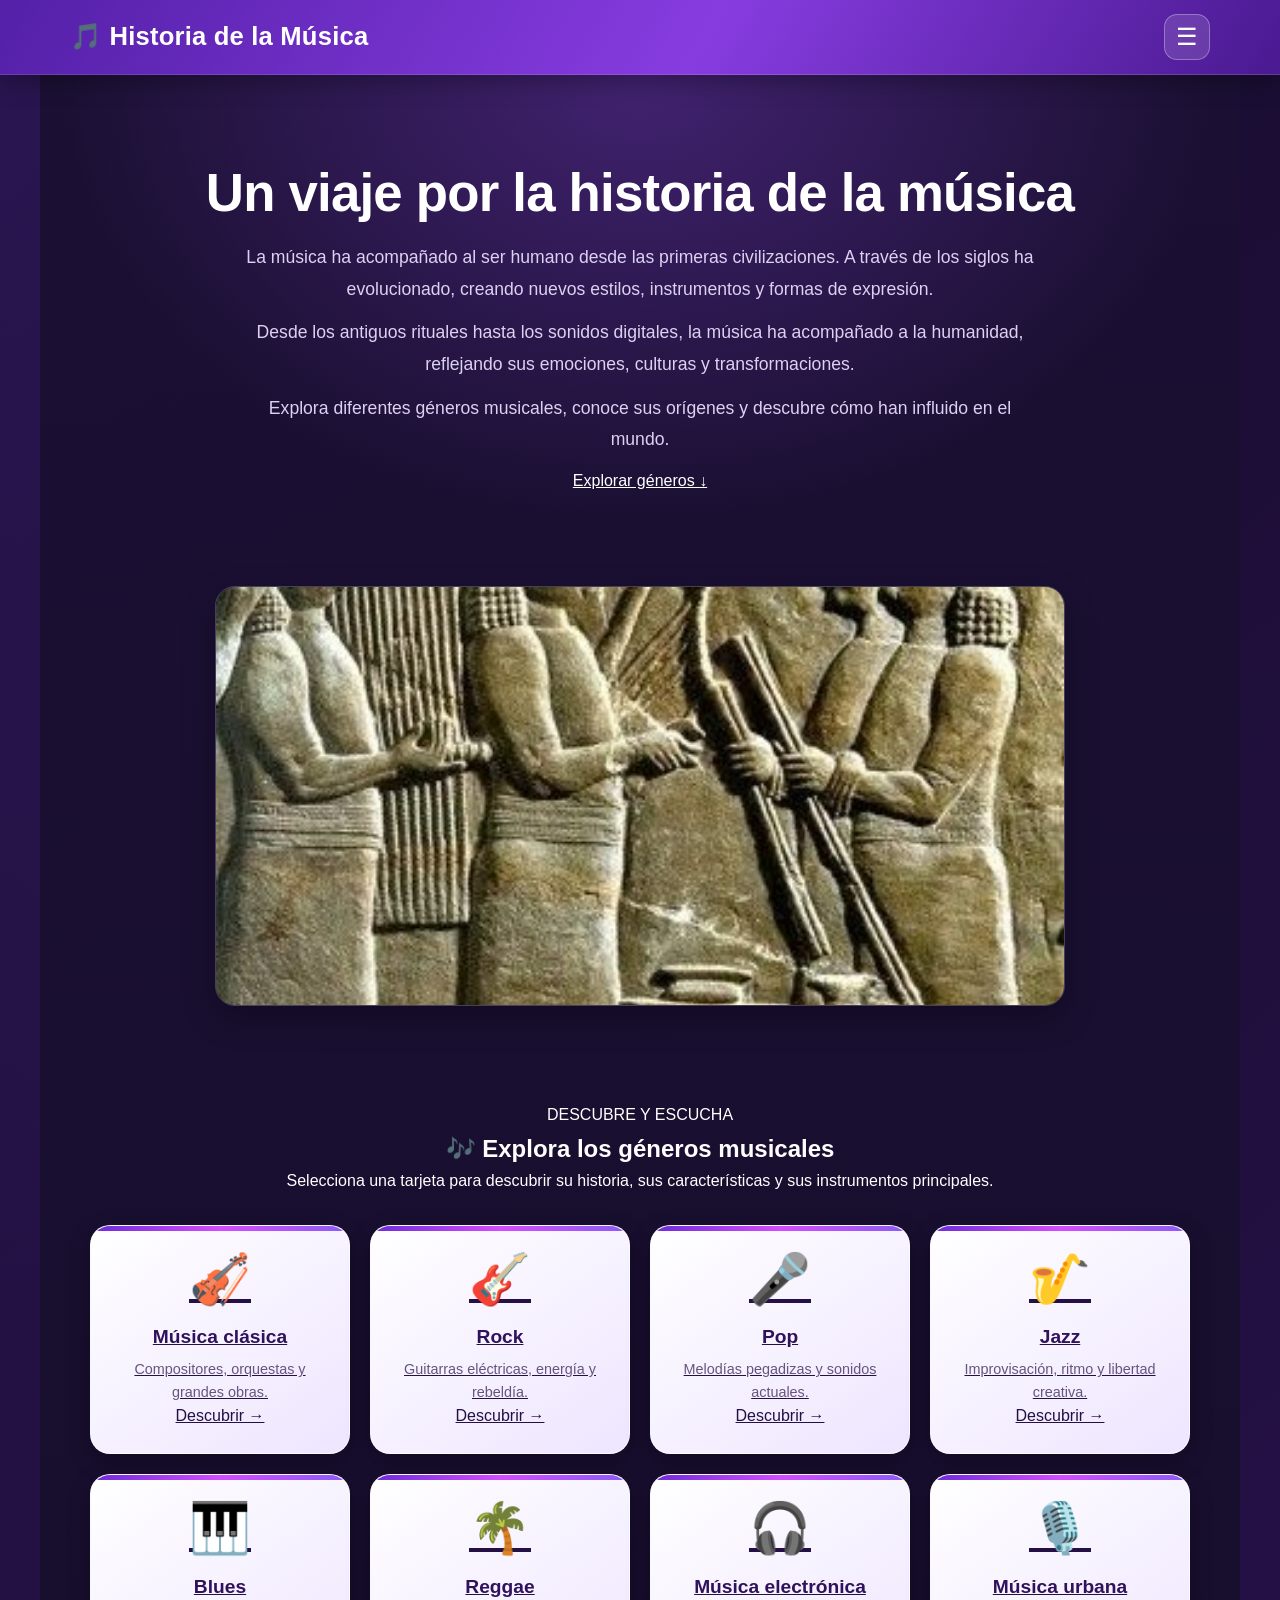
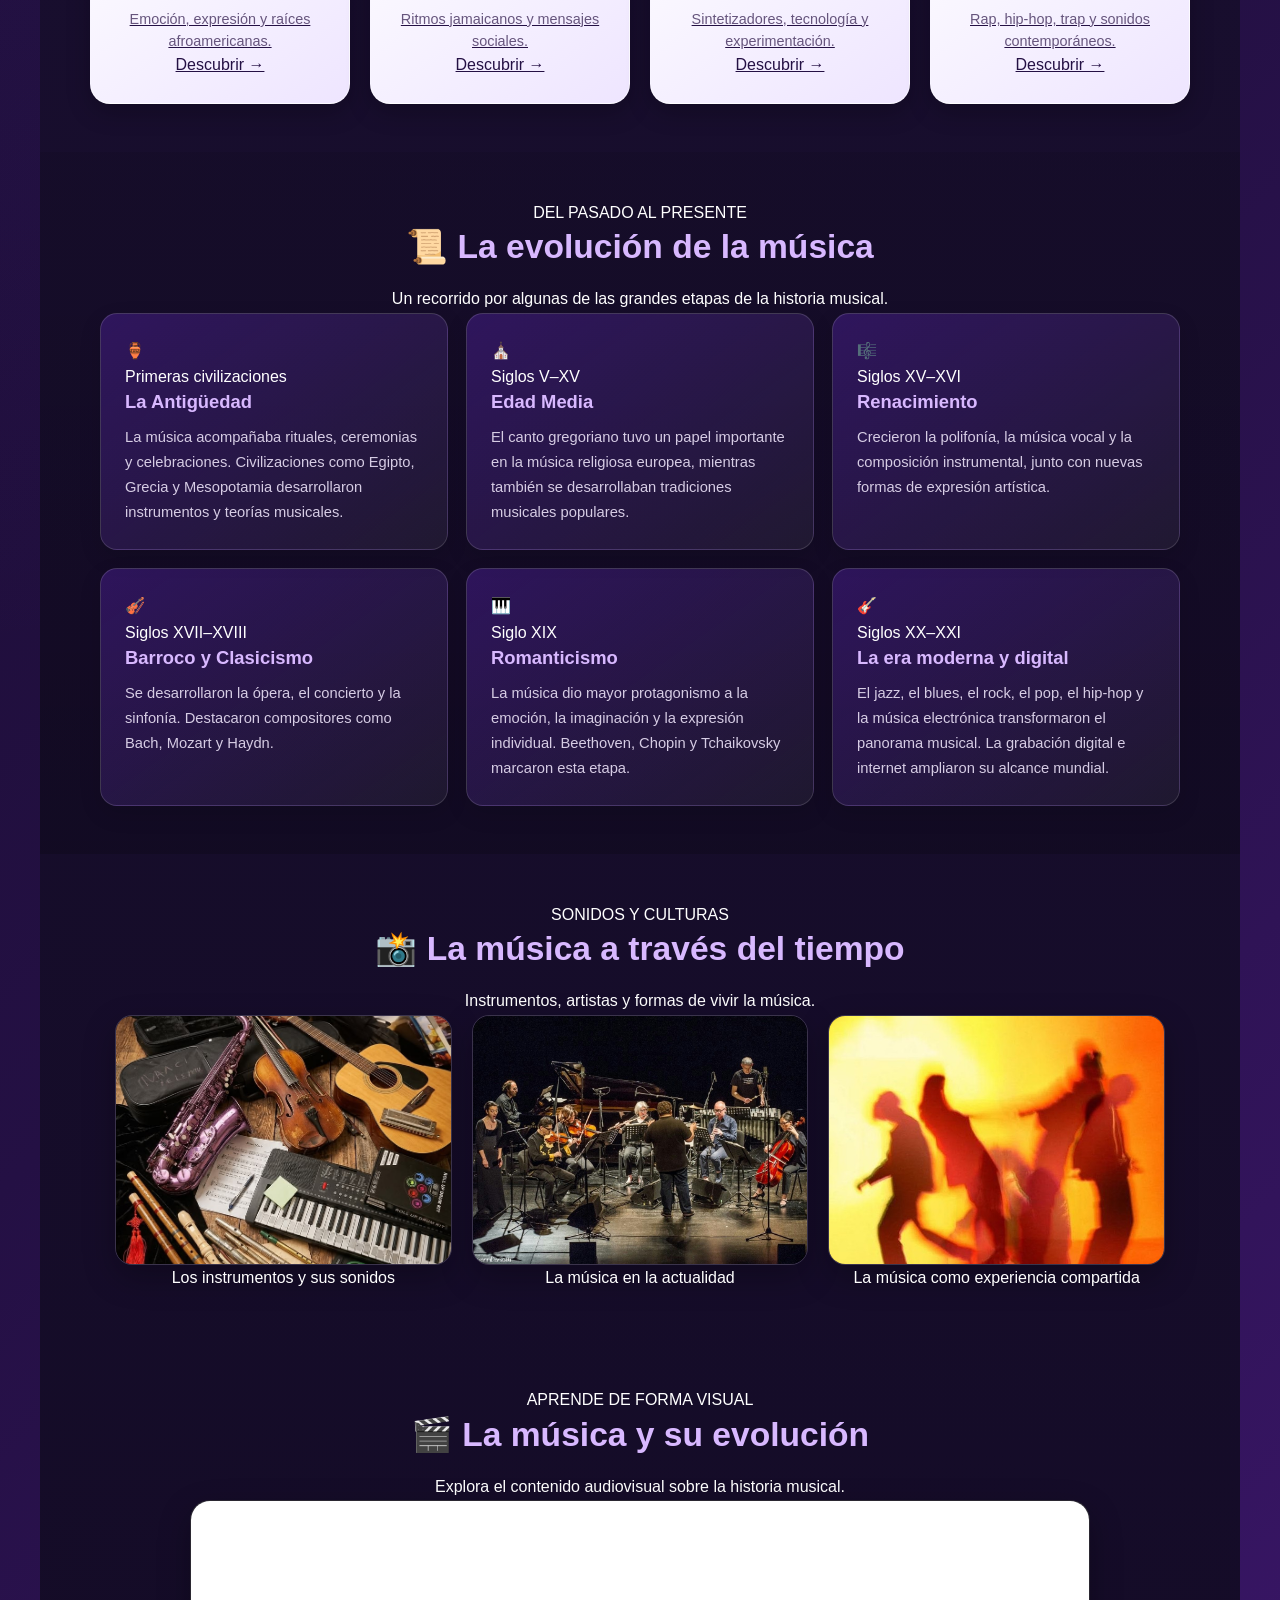
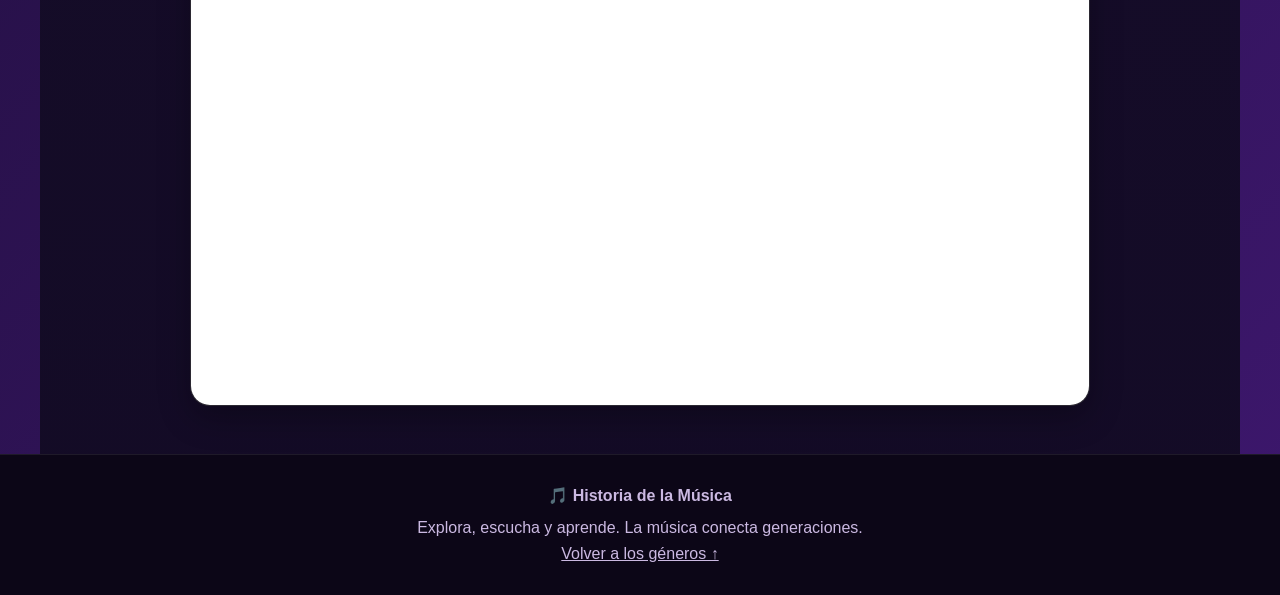
<file: index.html>
<!DOCTYPE html>
<html lang="es">
<head>
    <meta charset="UTF-8">
    <meta name="viewport" content="width=device-width, initial-scale=1.0">

    <title>Historia de la Música</title>

    <link rel="stylesheet" href="style.css">
    <link rel="manifest" href="manifest.json">
</head>

<body>

    <!-- ENCABEZADO -->
    <header class="mi-header">
        <div class="barra-superior">
            <h1>🎵 Historia de la Música</h1>
      <button id="boton-menu" class="btn-menu" aria-label="Abrir menú" onclick="document.getElementById('navegacion').classList.toggle('menu-oculto')">
    ☰
</button>
        </div>

        <nav id="navegacion" class="menu-oculto">
            <a href="index.html">🏠 Inicio</a>
            <a href="calificacion.html">📝 Plataformas</a>
            <a href="recomendacion.html">🎤 Artistas </a>
        </nav>
    </header>


    <!-- CONTENEDOR PRINCIPAL -->
    <div class="contenedor-app">

        <!-- PRESENTACIÓN -->
        <section class="presentacion">

            <h2>Un viaje por la historia de la música</h2>

            <p>
                La música ha acompañado al ser humano desde las primeras
                civilizaciones. A través de los siglos ha evolucionado,
                creando nuevos estilos, instrumentos y formas de expresión.
            </p>

            <p>
                Desde los antiguos rituales hasta los sonidos digitales,
                la música ha acompañado a la humanidad, reflejando sus
                emociones, culturas y transformaciones.
            </p>

            <p>
                Explora diferentes géneros musicales, conoce sus orígenes
                y descubre cómo han influido en el mundo.
            </p>

            <a href="#generos" class="btn-principal">
                Explorar géneros <span aria-hidden="true">↓</span>
            </a>
        </section>

        <!-- IMAGEN PRINCIPAL -->
        <section class="seccion-media" aria-label="Introducción visual">
            <img
                src="imagenes/Historia.jpg"
                alt="Imagen representativa de la historia de la música"
                class="img-fluida"
                fetchpriority="high"
            >
        </section>

        <!-- GÉNEROS MUSICALES -->
        <section class="contenido" id="generos">
            <div class="titulo-seccion">
                <span class="etiqueta">DESCUBRE Y ESCUCHA</span>
                <h2>🎶 Explora los géneros musicales</h2>
                <p>
                    Selecciona una tarjeta para descubrir su historia,
                    sus características y sus instrumentos principales.
                </p>
            </div>

   <div class="grid-servicios">

    <!-- Música clásica -->
    <a class="card"
       href="https://youtu.be/tpGSzH0Wlls?si=m7Btpzd9eNo6nnlt"
       target="_blank"
       rel="noopener noreferrer"
       aria-label="Descubrir música clásica en YouTube">

        <span class="icon" aria-hidden="true">🎻</span>
        <h3>Música clásica</h3>
        <p>Compositores, orquestas y grandes obras.</p>
        <span class="card-link">Descubrir →</span>
    </a>

    <!-- Rock -->
    <a class="card"
       href="https://youtu.be/1w7OgIMMRc4?si=DlBAoLhmXRFDRB6T"
       target="_blank"
       rel="noopener noreferrer"
       aria-label="Descubrir Rock en YouTube">

        <span class="icon" aria-hidden="true">🎸</span>
        <h3>Rock</h3>
        <p>Guitarras eléctricas, energía y rebeldía.</p>
        <span class="card-link">Descubrir →</span>
    </a>

    <!-- Pop -->
    <a class="card"
       href="https://youtu.be/4NRXx6U8ABQ?si=7ey0ZajYZqwN7i4u"
       target="_blank"
       rel="noopener noreferrer"
       aria-label="Descubrir Pop en YouTube">

        <span class="icon" aria-hidden="true">🎤</span>
        <h3>Pop</h3>
        <p>Melodías pegadizas y sonidos actuales.</p>
        <span class="card-link">Descubrir →</span>
    </a>

    <!-- Jazz -->
    <a class="card"
       href="https://youtu.be/JYuyWrkwpok?si=G03qzNsxENL5-FWG"
       target="_blank"
       rel="noopener noreferrer"
       aria-label="Descubrir Jazz en YouTube">

        <span class="icon" aria-hidden="true">🎷</span>
        <h3>Jazz</h3>
        <p>Improvisación, ritmo y libertad creativa.</p>
        <span class="card-link">Descubrir →</span>
    </a>

    <!-- Blues -->
    <a class="card"
       href="https://youtu.be/SgXSomPE_FY?si=suLMuUXFjXKskx4M"
       target="_blank"
       rel="noopener noreferrer"
       aria-label="Descubrir Blues en YouTube">

        <span class="icon" aria-hidden="true">🎹</span>
        <h3>Blues</h3>
        <p>Emoción, expresión y raíces afroamericanas.</p>
        <span class="card-link">Descubrir →</span>
    </a>

    <!-- Reggae -->
    <a class="card"
       href="https://youtu.be/DKVB_CtU8XQ?si=qhm6Zf98JkIBa_OY"
       target="_blank"
       rel="noopener noreferrer"
       aria-label="Descubrir Reggae en YouTube">

        <span class="icon" aria-hidden="true">🌴</span>
        <h3>Reggae</h3>
        <p>Ritmos jamaicanos y mensajes sociales.</p>
        <span class="card-link">Descubrir →</span>
    </a>

    <!-- Música electrónica -->
    <a class="card"
       href="https://youtu.be/60ItHLz5WEA?si=_07SRl_e-Ufbkx_6"
       target="_blank"
       rel="noopener noreferrer"
       aria-label="Descubrir música electrónica en YouTube">

        <span class="icon" aria-hidden="true">🎧</span>
        <h3>Música electrónica</h3>
        <p>Sintetizadores, tecnología y experimentación.</p>
        <span class="card-link">Descubrir →</span>
    </a>

    <!-- Música urbana -->
    <a class="card"
       href="https://youtu.be/CTFtOOh47oo?si=N8HmGby1fDDVccob"
       target="_blank"
       rel="noopener noreferrer"
       aria-label="Descubrir música urbana en YouTube">

        <span class="icon" aria-hidden="true">🎙️</span>
        <h3>Música urbana</h3>
        <p>Rap, hip-hop, trap y sonidos contemporáneos.</p>
        <span class="card-link">Descubrir →</span>
    </a>
            </div>

            <!-- AQUÍ APARECE LA INFORMACIÓN DEL GÉNERO -->
            <section
                id="detalle-genero"
                class="detalle-genero"
                aria-live="polite"
                aria-atomic="true"
                hidden
            >
                <button
                    id="cerrar-detalle"
                    class="btn-cerrar"
                    type="button"
                    aria-label="Cerrar información"
                >✕</button>

                <span id="detalle-icono" class="icon" aria-hidden="true">🎵</span>
                <h3 id="detalle-titulo">Género musical</h3>
                <p id="detalle-descripcion"></p>
                <p><strong>Características:</strong> <span id="detalle-caracteristicas"></span></p>
                <p><strong>Instrumentos:</strong> <span id="detalle-instrumentos"></span></p>
                <p><strong>Artistas destacados:</strong> <span id="detalle-artistas"></span></p>
            </section>
        </section>

        <!-- LÍNEA DEL TIEMPO -->
        <section class="historia" id="historia">
            <div class="titulo-seccion">
                <span class="etiqueta">DEL PASADO AL PRESENTE</span>
                <h2>📜 La evolución de la música</h2>
                <p>Un recorrido por algunas de las grandes etapas de la historia musical.</p>
            </div>

            <div class="linea-tiempo">
                <article class="periodo">
                    <span class="periodo-icono">🏺</span>
                    <div>
                        <span class="fecha">Primeras civilizaciones</span>
                        <h3>La Antigüedad</h3>
                        <p>
                            La música acompañaba rituales, ceremonias y celebraciones.
                            Civilizaciones como Egipto, Grecia y Mesopotamia desarrollaron
                            instrumentos y teorías musicales.
                        </p>
                    </div>
                </article>

                <article class="periodo">
                    <span class="periodo-icono">⛪</span>
                    <div>
                        <span class="fecha">Siglos V–XV</span>
                        <h3>Edad Media</h3>
                        <p>
                            El canto gregoriano tuvo un papel importante en la música
                            religiosa europea, mientras también se desarrollaban
                            tradiciones musicales populares.
                        </p>
                    </div>
                </article>

                <article class="periodo">
                    <span class="periodo-icono">🎼</span>
                    <div>
                        <span class="fecha">Siglos XV–XVI</span>
                        <h3>Renacimiento</h3>
                        <p>
                            Crecieron la polifonía, la música vocal y la composición
                            instrumental, junto con nuevas formas de expresión artística.
                        </p>
                    </div>
                </article>

                <article class="periodo">
                    <span class="periodo-icono">🎻</span>
                    <div>
                        <span class="fecha">Siglos XVII–XVIII</span>
                        <h3>Barroco y Clasicismo</h3>
                        <p>
                            Se desarrollaron la ópera, el concierto y la sinfonía.
                            Destacaron compositores como Bach, Mozart y Haydn.
                        </p>
                    </div>
                </article>

                <article class="periodo">
                    <span class="periodo-icono">🎹</span>
                    <div>
                        <span class="fecha">Siglo XIX</span>
                        <h3>Romanticismo</h3>
                        <p>
                            La música dio mayor protagonismo a la emoción, la imaginación
                            y la expresión individual. Beethoven, Chopin y Tchaikovsky
                            marcaron esta etapa.
                        </p>
                    </div>
                </article>

                <article class="periodo">
                    <span class="periodo-icono">🎸</span>
                    <div>
                        <span class="fecha">Siglos XX–XXI</span>
                        <h3>La era moderna y digital</h3>
                        <p>
                            El jazz, el blues, el rock, el pop, el hip-hop y la música
                            electrónica transformaron el panorama musical. La grabación
                            digital e internet ampliaron su alcance mundial.
                        </p>
                    </div>
                </article>
            </div>
        </section>

        <!-- GALERÍA -->
        <section class="seccion-media galeria-seccion" id="galeria">
            <div class="titulo-seccion">
                <span class="etiqueta">SONIDOS Y CULTURAS</span>
                <h2>📸 La música a través del tiempo</h2>
                <p>Instrumentos, artistas y formas de vivir la música.</p>
            </div>

            <div class="galeria-vertical">
                <figure>
                    <img
                        src="imagenes/Instrumentos.jpg"
                        alt="Instrumentos musicales de diferentes familias"
                        class="img-proyecto"
                        loading="lazy"
                    >
                    <figcaption>Los instrumentos y sus sonidos</figcaption>
                </figure>

                <figure>
                    <img
                        src="imagenes/Contemporaneo.jpg"
                        alt="Representación de la música contemporánea"
                        class="img-proyecto"
                        loading="lazy"
                    >
                    <figcaption>La música en la actualidad</figcaption>
                </figure>

                <figure>
                    <img
                        src="imagenes/Poyoyoi.jpg"
                        alt="Presentación musical"
                        class="img-proyecto"
                        loading="lazy"
                    >
                    <figcaption>La música como experiencia compartida</figcaption>
                </figure>
            </div>
        </section>

        <!-- VIDEO -->
        <section class="video-seccion">
            <div class="titulo-seccion">
                <span class="etiqueta">APRENDE DE FORMA VISUAL</span>
                <h2>🎬 La música y su evolución</h2>
                <p>Explora el contenido audiovisual sobre la historia musical.</p>
            </div>

            <div class="video-contenedor">
                <iframe
                    src="https://www.youtube.com/embed/pHaR2lDLKb0"
                    title="Video sobre la historia de la música"
                    loading="lazy"
                    referrerpolicy="strict-origin-when-cross-origin"
                    allow="accelerometer; autoplay; clipboard-write; encrypted-media; gyroscope; picture-in-picture; web-share"
                    allowfullscreen
                ></iframe>
            </div>
        </section>

    </div>

    <footer class="mi-footer">
        <p>🎵 <strong>Historia de la Música</strong></p>
        <p>Explora, escucha y aprende. La música conecta generaciones.</p>
        <a href="#generos">Volver a los géneros ↑</a>
    </footer>
    <script>
        document.addEventListener("DOMContentLoaded", () => {
            
            // Pega aquí adentro absolutamente TODO tu código JavaScript
            // (lo del menú de navegación, lo de los géneros, etc.)

        }); 
    </script>
</body>
</html>
</file>
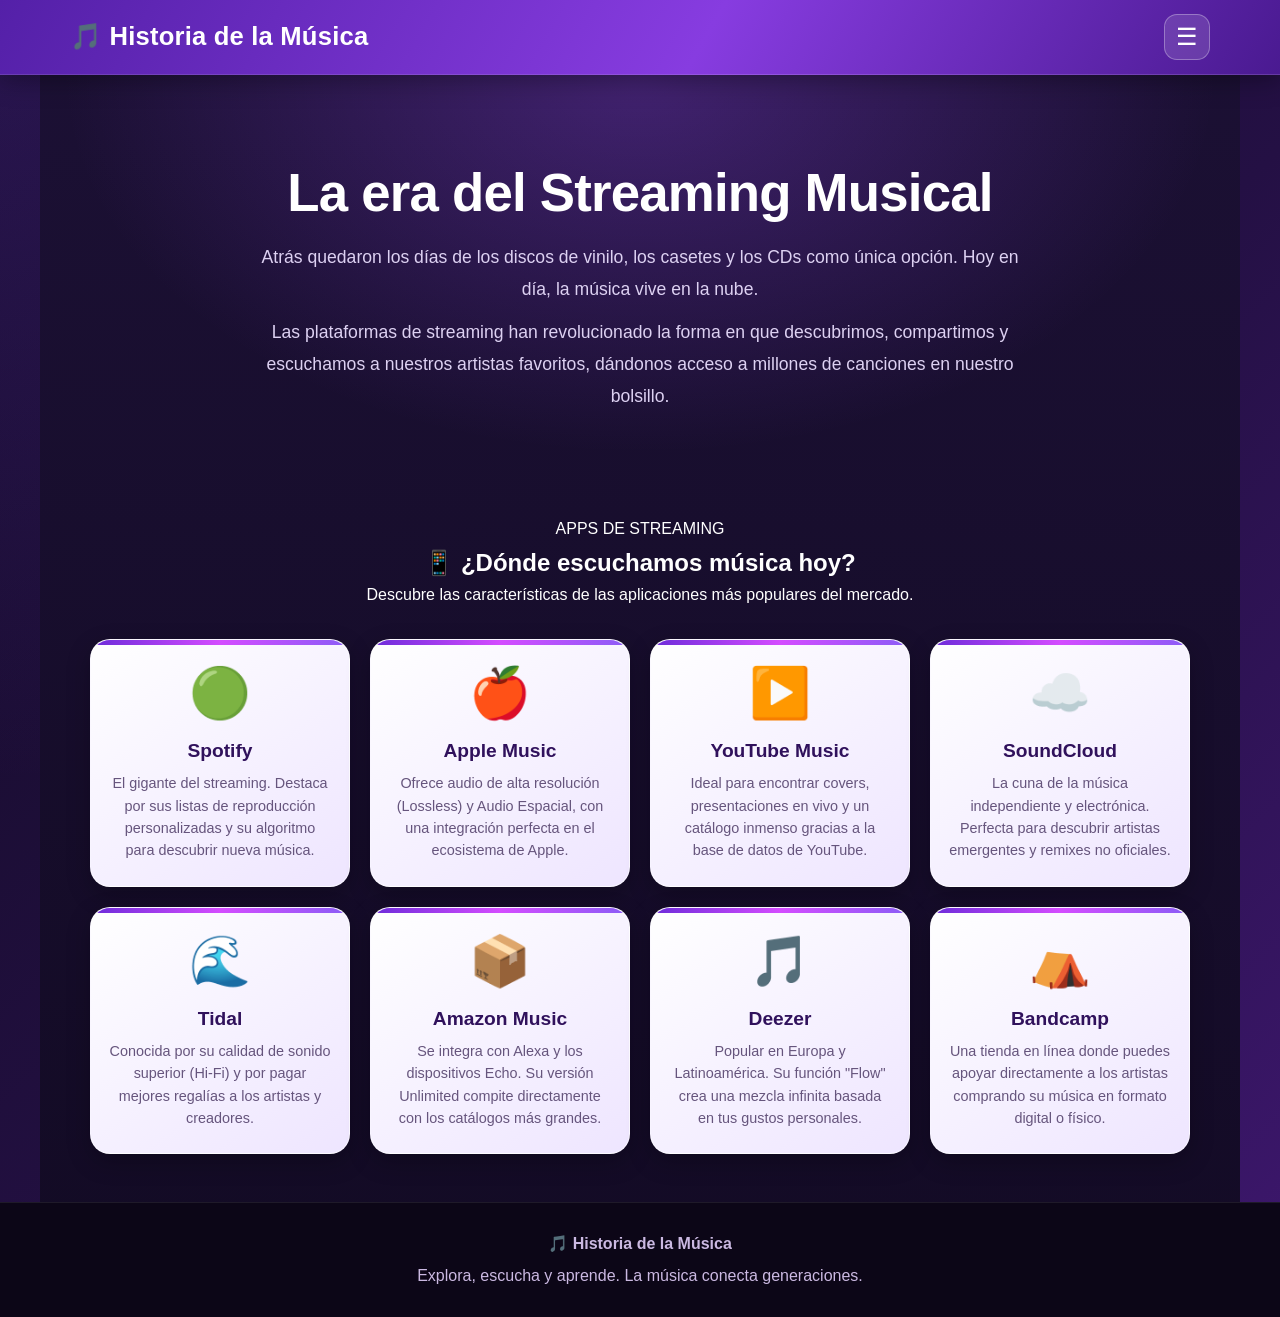
<file: calificacion.html>
<!DOCTYPE html>
<html lang="es">
<head>
    <meta charset="UTF-8">
    <meta name="viewport" content="width=device-width, initial-scale=1.0">
    <title>Plataformas de Música</title>
    <link rel="stylesheet" href="style.css">
</head>
<body>

    <!-- ENCABEZADO -->
    <header class="mi-header">
        <div class="barra-superior">
            <h1>🎵 Historia de la Música</h1>

            <!-- Botón con la acción directa incorporada -->
            <button id="boton-menu" class="btn-menu" aria-label="Abrir menú" onclick="document.getElementById('navegacion').classList.toggle('menu-oculto')">
                ☰
            </button>
        </div>

        <nav id="navegacion" class="menu-oculto">
            <a href="index.html">🏠 Inicio</a>
            <a href="calificacion.html" aria-current="page">🎧 Plataformas</a>
            <a href="recomendacion.html">🎤 Artistas</a>
        </nav>
    </header>

    <!-- CONTENEDOR PRINCIPAL -->
    <div class="contenedor-app">

        <!-- PRESENTACIÓN -->
        <section class="presentacion">
            <h2>La era del Streaming Musical</h2>
            <p>
                Atrás quedaron los días de los discos de vinilo, los casetes y los CDs como única opción. Hoy en día, la música vive en la nube.
            </p>
            <p>
                Las plataformas de streaming han revolucionado la forma en que descubrimos, compartimos y escuchamos a nuestros artistas favoritos, dándonos acceso a millones de canciones en nuestro bolsillo.
            </p>
        </section>

        <!-- TARJETAS DE PLATAFORMAS -->
        <section class="contenido" id="plataformas">
            <div class="titulo-seccion">
                <span class="etiqueta">APPS DE STREAMING</span>
                <h2>📱 ¿Dónde escuchamos música hoy?</h2>
                <p>Descubre las características de las aplicaciones más populares del mercado.</p>
            </div>

            <div class="grid-servicios">

                <!-- Spotify -->
                <div class="card">
                    <span class="icon" aria-hidden="true">🟢</span>
                    <h3>Spotify</h3>
                    <p>El gigante del streaming. Destaca por sus listas de reproducción personalizadas y su algoritmo para descubrir nueva música.</p>
                </div>

                <!-- Apple Music -->
                <div class="card">
                    <span class="icon" aria-hidden="true">🍎</span>
                    <h3>Apple Music</h3>
                    <p>Ofrece audio de alta resolución (Lossless) y Audio Espacial, con una integración perfecta en el ecosistema de Apple.</p>
                </div>

                <!-- YouTube Music -->
                <div class="card">
                    <span class="icon" aria-hidden="true">▶️</span>
                    <h3>YouTube Music</h3>
                    <p>Ideal para encontrar covers, presentaciones en vivo y un catálogo inmenso gracias a la base de datos de YouTube.</p>
                </div>

                <!-- SoundCloud -->
                <div class="card">
                    <span class="icon" aria-hidden="true">☁️</span>
                    <h3>SoundCloud</h3>
                    <p>La cuna de la música independiente y electrónica. Perfecta para descubrir artistas emergentes y remixes no oficiales.</p>
                </div>

                <!-- Tidal -->
                <div class="card">
                    <span class="icon" aria-hidden="true">🌊</span>
                    <h3>Tidal</h3>
                    <p>Conocida por su calidad de sonido superior (Hi-Fi) y por pagar mejores regalías a los artistas y creadores.</p>
                </div>

                <!-- Amazon Music -->
                <div class="card">
                    <span class="icon" aria-hidden="true">📦</span>
                    <h3>Amazon Music</h3>
                    <p>Se integra con Alexa y los dispositivos Echo. Su versión Unlimited compite directamente con los catálogos más grandes.</p>
                </div>

                <!-- Deezer -->
                <div class="card">
                    <span class="icon" aria-hidden="true">🎵</span>
                    <h3>Deezer</h3>
                    <p>Popular en Europa y Latinoamérica. Su función "Flow" crea una mezcla infinita basada en tus gustos personales.</p>
                </div>

                <!-- Bandcamp -->
                <div class="card">
                    <span class="icon" aria-hidden="true">⛺</span>
                    <h3>Bandcamp</h3>
                    <p>Una tienda en línea donde puedes apoyar directamente a los artistas comprando su música en formato digital o físico.</p>
                </div>

            </div>
        </section>

    </div>

    <!-- PIE DE PÁGINA -->
    <footer class="mi-footer">
        <p>🎵 <strong>Historia de la Música</strong></p>
        <p>Explora, escucha y aprende. La música conecta generaciones.</p>
    </footer>

</body>
</html>
</file>
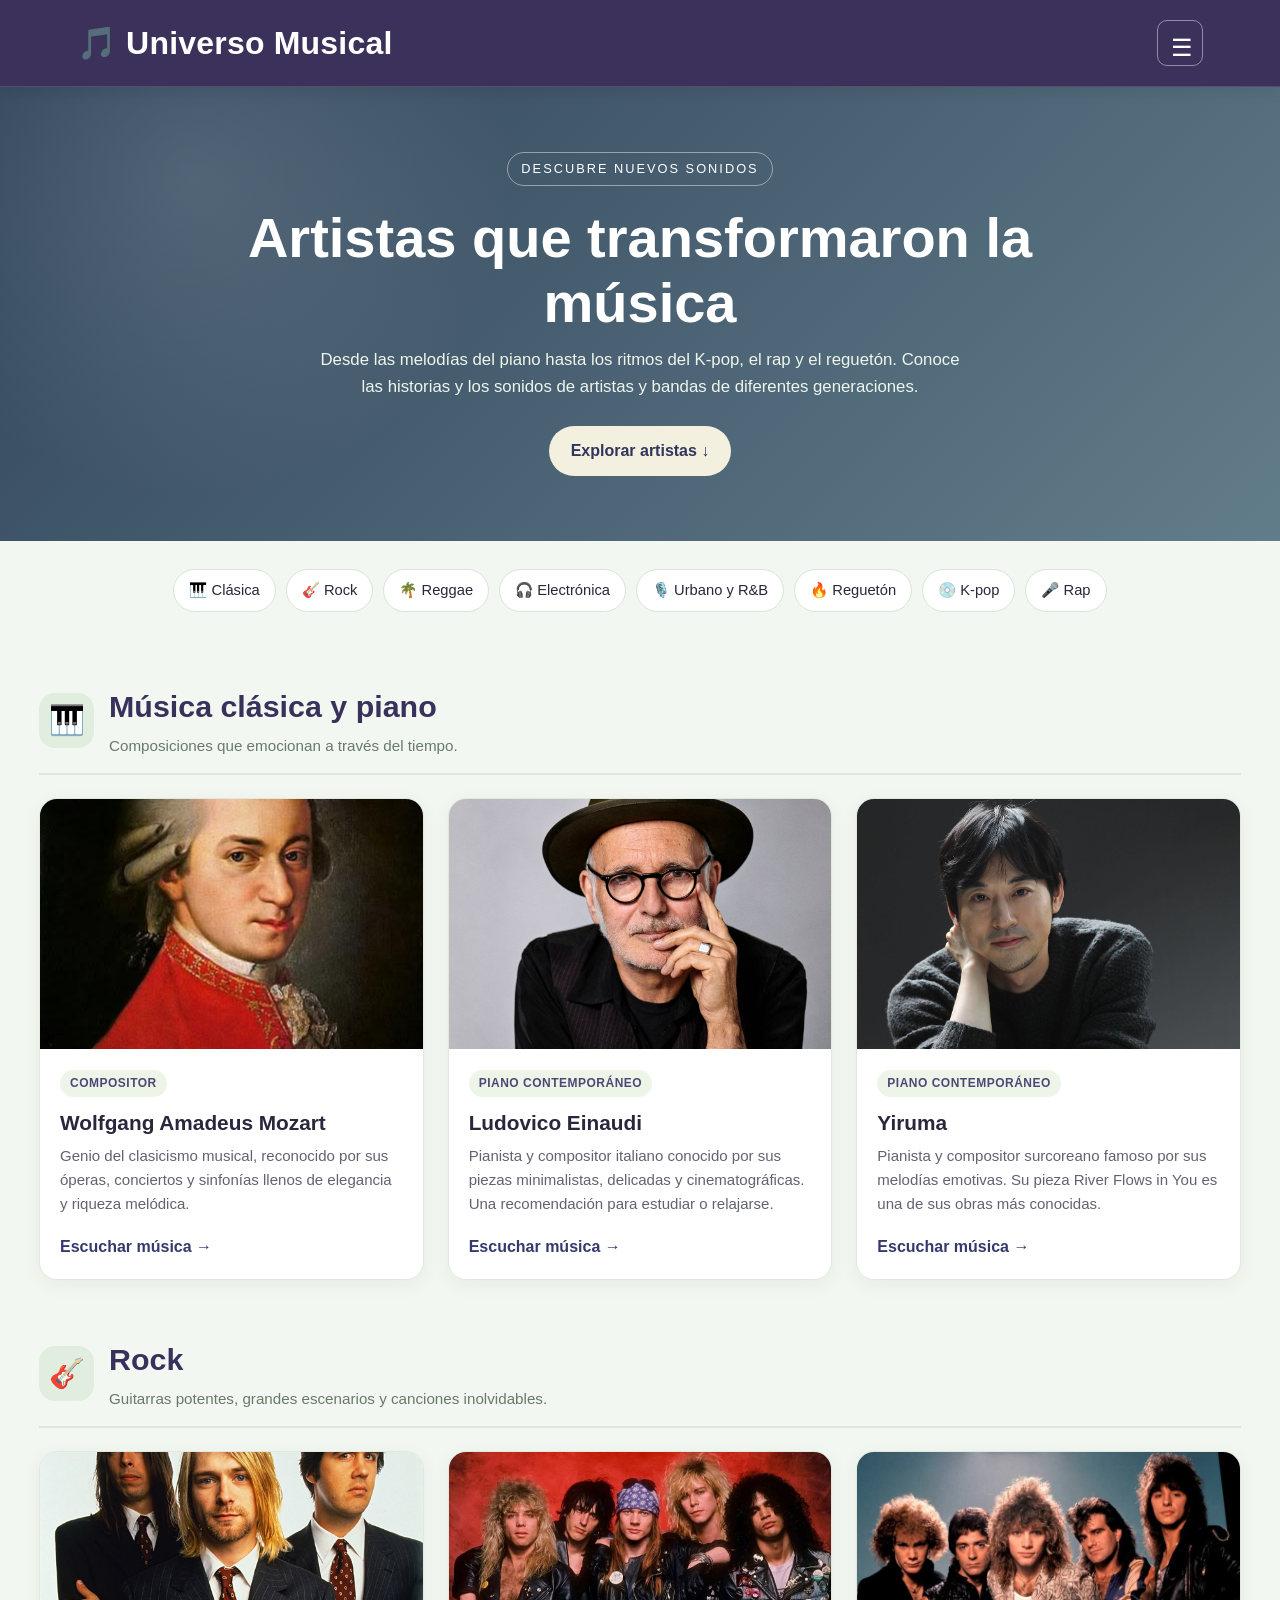
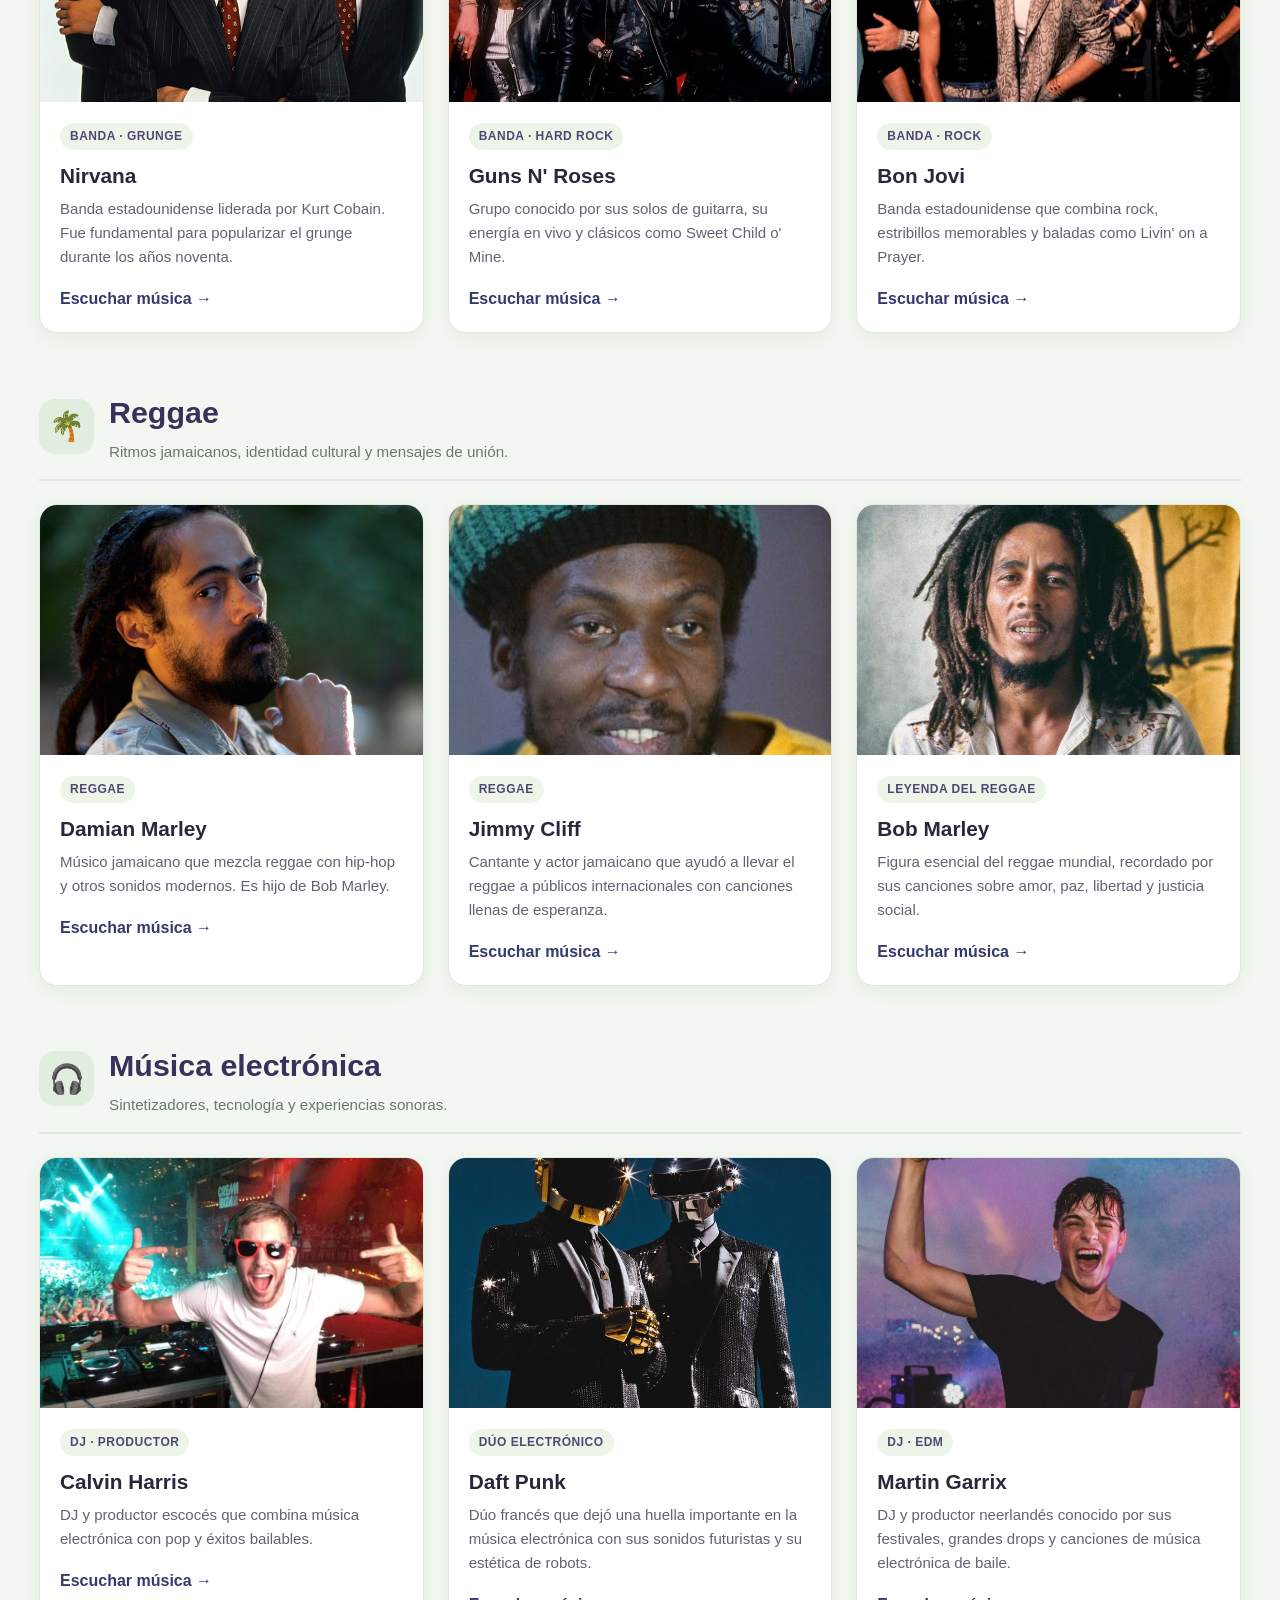
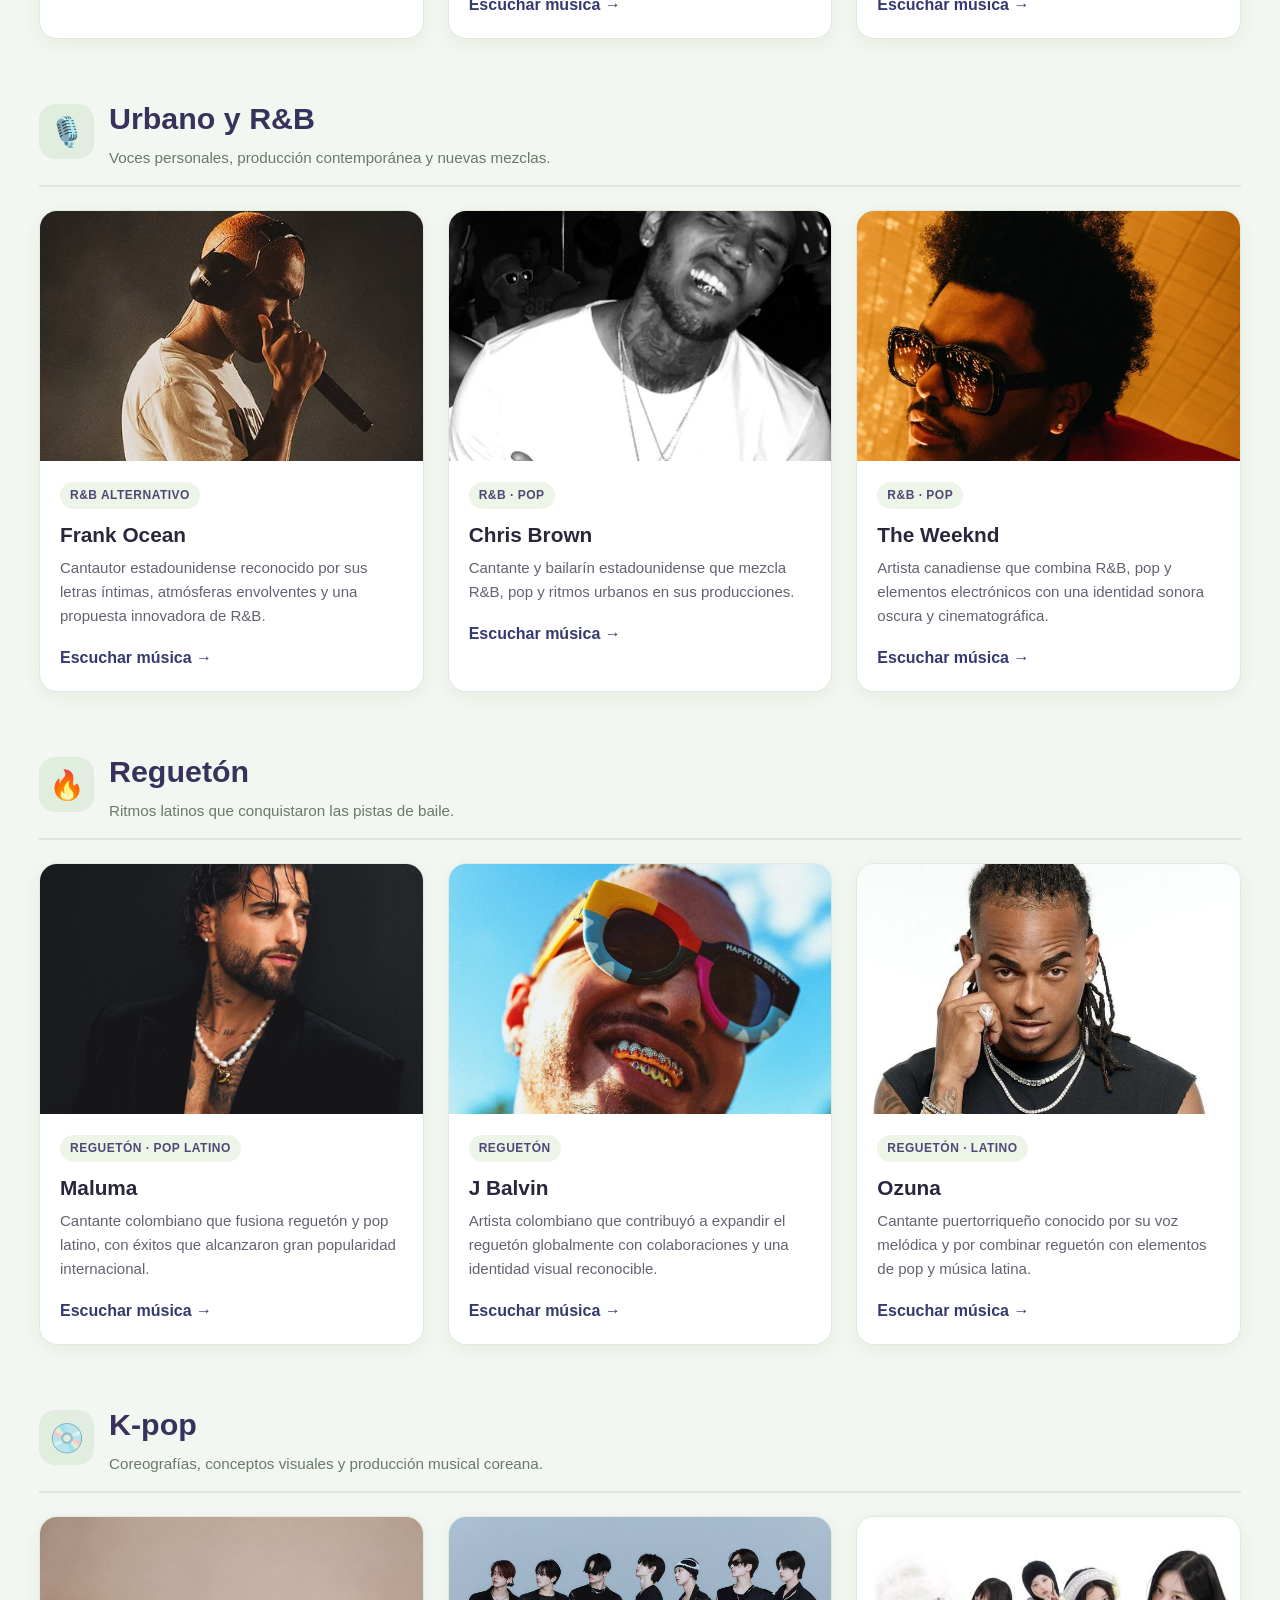
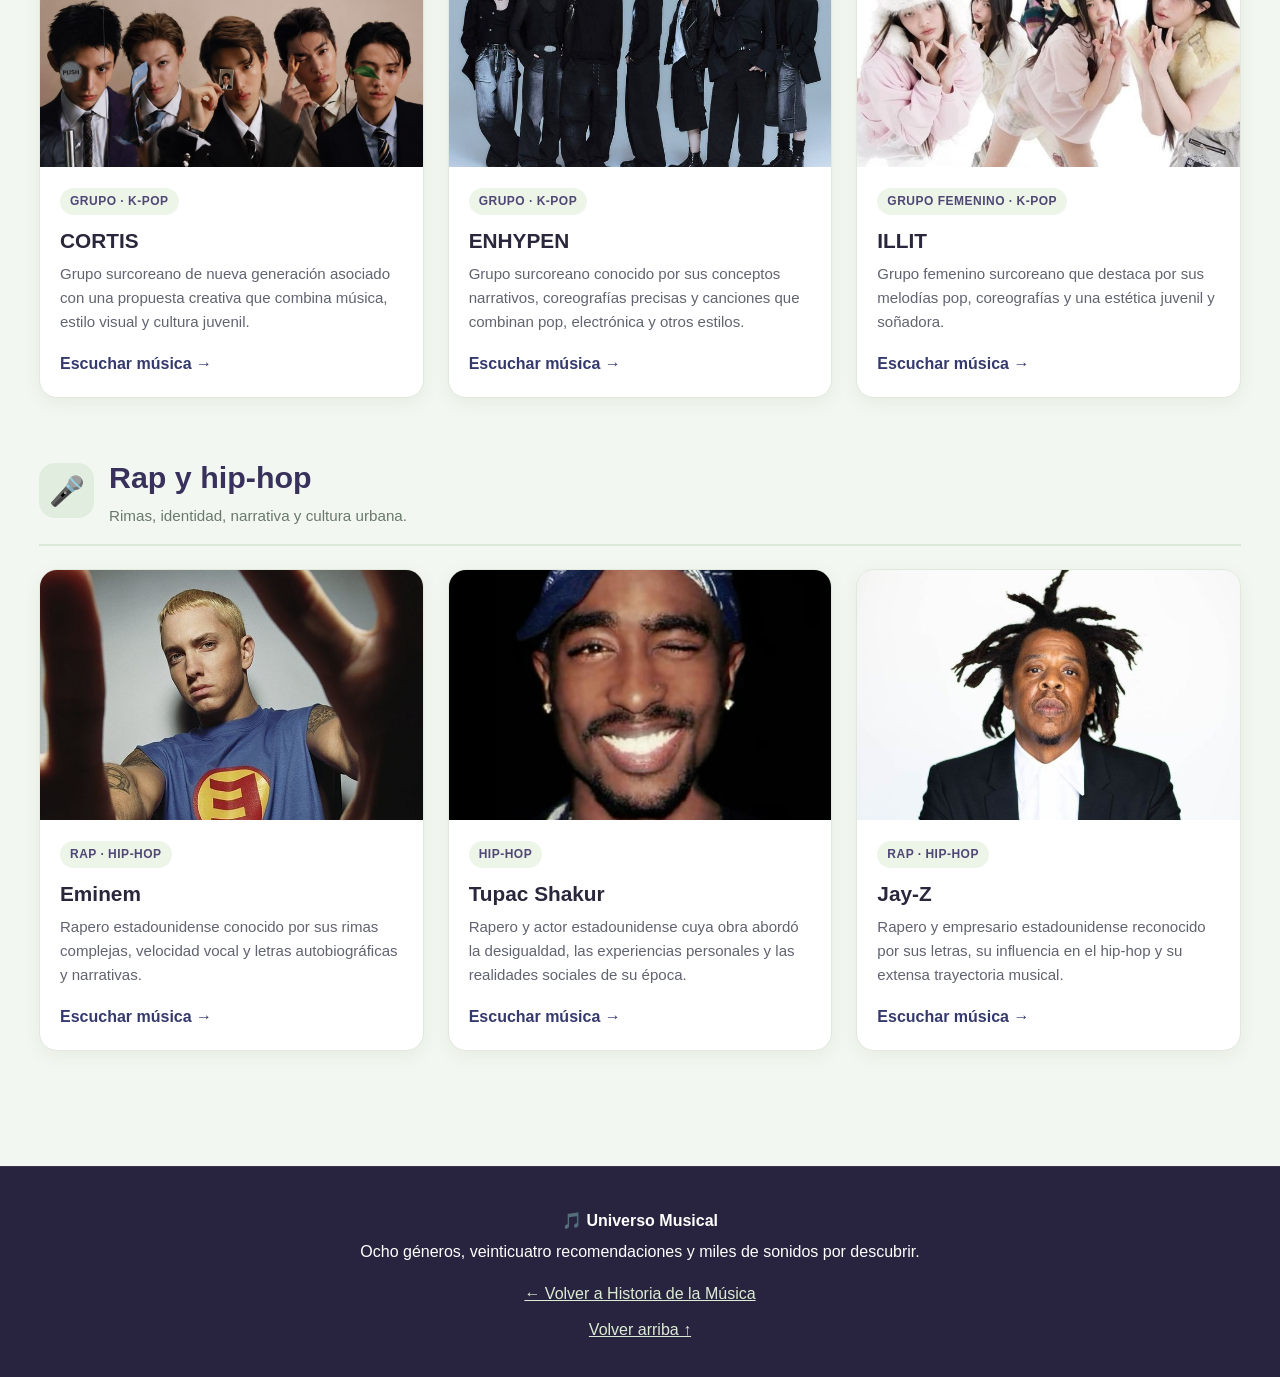
<file: recomendacion.html>
<!DOCTYPE html>
<html lang="es">
<head>
    <meta charset="UTF-8">
    <meta name="viewport" content="width=device-width, initial-scale=1.0">

    <meta name="theme-color" content="#507e54">
    <meta name="description" content="Descubre artistas y bandas de música clásica, rock, reggae, electrónica, pop urbano, reguetón, K-pop y rap.">

    <title>Artistas y bandas | Historia de la Música</title>

    <link rel="stylesheet" href="style.css">
    <link rel="manifest" href="manifest.json">

    <style>
        /* ESTILOS GENERALES */
        * {
            box-sizing: border-box;
        }

        html {
            scroll-behavior: smooth;
            scroll-padding-top: 25px;
        }

        body {
            margin: 0;
            background: #f3f7f1;
            color: #2a263b;
            font-family: "Segoe UI", Arial, sans-serif;
            line-height: 1.6;
        }

        a {
            color: inherit;
        }

        .mi-header {
            background: #3c315b;
            color: white;
            padding: 20px 6%;
            box-shadow: 0 4px 15px #00000015;
        }

        .barra-superior {
            display: flex;
            align-items: center;
            justify-content: space-between;
            gap: 15px;
        }

        .barra-superior h1 {
            margin: 0;
            font-size: clamp(1.3rem, 3vw, 2rem);
        }

        .btn-menu {
            background: transparent;
            color: white;
            border: 1px solid #ffffff70;
            border-radius: 10px;
            padding: 8px 13px;
            font-size: 1.5rem;
            cursor: pointer;
        }

        #navegacion {
            display: flex;
            flex-wrap: wrap;
            gap: 12px;
            margin-top: 20px;
        }

        #navegacion a {
            text-decoration: none;
            padding: 9px 14px;
            border-radius: 8px;
            transition: background .2s;
        }

        #navegacion a:hover {
            background: #ffffff20;
        }

        #navegacion.menu-oculto {
            display: none;
        }

        /* PRESENTACIÓN */
        .hero-artistas {
            padding: 65px 20px;
            text-align: center;
            background:
                radial-gradient(circle at 15% 20%, #ffffff20, transparent 28%),
                linear-gradient(135deg, #31455b, #627d8a);
            color: white;
        }

        .hero-artistas .etiqueta {
            display: inline-block;
            padding: 6px 13px;
            border: 1px solid #ffffff70;
            border-radius: 30px;
            font-size: .8rem;
            letter-spacing: 2px;
        }

        .hero-artistas h2 {
            max-width: 800px;
            margin: 20px auto 12px;
            font-size: clamp(2rem, 5vw, 3.5rem);
            line-height: 1.15;
        }

        .hero-artistas p {
            max-width: 650px;
            margin: 0 auto 25px;
            color: #eef6ec;
            font-size: 1.05rem;
        }

        .btn-explorar {
            display: inline-block;
            background: #f4f0df;
            color: #31355b;
            padding: 12px 22px;
            border-radius: 30px;
            text-decoration: none;
            font-weight: 700;
            transition: transform .2s;
        }

        .btn-explorar:hover {
            transform: translateY(-3px);
        }

        /* FILTROS DE GÉNEROS */
        .filtros {
            display: flex;
            justify-content: center;
            flex-wrap: wrap;
            gap: 10px;
            padding: 28px 18px 10px;
        }

        .filtros a {
            padding: 9px 15px;
            background: white;
            border: 1px solid #d8e4d7;
            border-radius: 25px;
            text-decoration: none;
            font-size: .92rem;
            transition: background .2s, color .2s;
        }

        .filtros a:hover {
            background: #32315b;
            color: white;
        }

        /* CONTENIDO */
        .contenido-artistas {
            max-width: 1250px;
            margin: auto;
            padding: 35px 24px 60px;
        }

        .seccion-genero {
            margin: 25px 0 55px;
            scroll-margin-top: 20px;
        }

        .titulo-genero {
            display: flex;
            align-items: center;
            gap: 15px;
            margin-bottom: 23px;
            padding-bottom: 15px;
            border-bottom: 2px solid #dce8da;
        }

        .emoji-genero {
            display: grid;
            place-items: center;
            min-width: 55px;
            height: 55px;
            background: #e1eddf;
            border-radius: 16px;
            font-size: 1.8rem;
        }

        .titulo-genero h2 {
            margin: 0;
            color: #37315b;
            font-size: clamp(1.4rem, 3vw, 1.9rem);
        }

        .titulo-genero p {
            margin: 3px 0 0;
            color: #69796a;
            font-size: .95rem;
        }

        /* TARJETAS */
        .rejilla-artistas {
            display: grid;
            grid-template-columns: repeat(3, minmax(0, 1fr));
            gap: 24px;
        }

        .tarjeta-artista {
            min-width: 0;
            overflow: hidden;
            background: white;
            border: 1px solid #e1e9df;
            border-radius: 18px;
            box-shadow: 0 5px 18px #203b2310;
            transition: transform .25s, box-shadow .25s;
        }

        .tarjeta-artista:hover {
            transform: translateY(-6px);
            box-shadow: 0 13px 28px #203b2320;
        }

        .foto-artista {
            width: 100%;
            height: 250px;
            display: block;
            object-fit: cover;
            object-position: center 30%;
            background: #e4ebe1;
        }

        .info-artista {
            padding: 20px;
        }

        .numero-artista {
            display: inline-block;
            color: #4f4875;
            background: #edf5e9;
            padding: 4px 10px;
            border-radius: 20px;
            font-size: .75rem;
            font-weight: 700;
            letter-spacing: .5px;
        }

        .info-artista h3 {
            margin: 12px 0 8px;
            color: #2a263b;
            font-size: 1.3rem;
            line-height: 1.3;
        }

        .info-artista p {
            color: #616370;
            font-size: .94rem;
            margin: 0 0 17px;
        }

        .enlace-artista {
            display: inline-block;
            color: #35396d;
            font-weight: 700;
            text-decoration: none;
        }

        .enlace-artista:hover {
            text-decoration: underline;
        }

        /* PIE DE PÁGINA */
        .mi-footer {
            padding: 35px 20px;
            text-align: center;
            background: #28243f;
            color: white;
        }

        .mi-footer p {
            margin: 6px;
        }

        .mi-footer a {
            display: inline-block;
            margin-top: 10px;
            color: #dcebd5;
        }

        /* ADAPTACIÓN A PANTALLAS */
        @media (max-width: 800px) {
            .rejilla-artistas {
                grid-template-columns: repeat(2, minmax(0, 1fr));
                gap: 16px;
            }

            .foto-artista {
                height: 220px;
            }
        }

        @media (max-width: 520px) {
            .mi-header {
                padding: 16px;
            }

            .hero-artistas {
                padding: 48px 18px;
            }

            .contenido-artistas {
                padding: 25px 15px 40px;
            }

            .rejilla-artistas {
                grid-template-columns: 1fr;
            }

            .foto-artista {
                height: 280px;
            }

            .tarjeta-artista {
                max-width: 420px;
                width: 100%;
                margin: auto;
            }

            .titulo-genero {
                align-items: flex-start;
            }
        }

        @media (prefers-reduced-motion: reduce) {
            html {
                scroll-behavior: auto;
            }

            *,
            *::before,
            *::after {
                transition: none !important;
            }
        }
    </style>
</head>

<body>

    <!-- ENCABEZADO Y MENÚ -->
    <header class="mi-header">
        <div class="barra-superior">
            <h1>🎵 Universo Musical</h1>

            <button
                id="boton-menu"
                class="btn-menu"
                type="button"
                aria-label="Abrir menú"
                aria-expanded="false"
                aria-controls="navegacion">
                ☰
            </button>
        </div>

        <nav id="navegacion" class="menu-oculto">
            <a href="index.html">🏠 Inicio</a>
            <a href="calificacion.html">📝 Plataformas</a>
            <a href="recomendacion.html" aria-current="page">🎤 Artistas</a>
          
        </nav>
    </header>

    <!-- PORTADA -->
    <section class="hero-artistas">
        <span class="etiqueta">DESCUBRE NUEVOS SONIDOS</span>

        <h2>Artistas que transformaron la música</h2>

        <p>
            Desde las melodías del piano hasta los ritmos del K-pop,
            el rap y el reguetón. Conoce las historias y los sonidos
            de artistas y bandas de diferentes generaciones.
        </p>

        <a href="#clasica" class="btn-explorar">
            Explorar artistas ↓
        </a>
    </section>

    <!-- NAVEGACIÓN POR GÉNEROS -->
    <nav class="filtros" aria-label="Explorar géneros musicales">
        <a href="#clasica">🎹 Clásica</a>
        <a href="#rock">🎸 Rock</a>
        <a href="#reggae">🌴 Reggae</a>
        <a href="#electronica">🎧 Electrónica</a>
        <a href="#urbano">🎙️ Urbano y R&B</a>
        <a href="#regueton">🔥 Reguetón</a>
        <a href="#kpop">💿 K-pop</a>
        <a href="#rap">🎤 Rap</a>
    </nav>

    <main class="contenido-artistas">

        <!-- MÚSICA CLÁSICA -->
        <section class="seccion-genero" id="clasica">
            <div class="titulo-genero">
                <span class="emoji-genero">🎹</span>
                <div>
                    <h2>Música clásica y piano</h2>
                    <p>Composiciones que emocionan a través del tiempo.</p>
                </div>
            </div>

            <div class="rejilla-artistas">

                <article class="tarjeta-artista">
                    <img class="foto-artista"
                         src="imagenes/Mozart.jpg"
                         alt="Retrato de Wolfgang Amadeus Mozart"
                         loading="lazy"
                         onerror="this.onerror=null; this.src='imagenes/sin-imagen.png';">
                    <div class="info-artista">
                        <span class="numero-artista">COMPOSITOR</span>
                        <h3>Wolfgang Amadeus Mozart</h3>
                        <p>
                            Genio del clasicismo musical, reconocido por sus
                            óperas, conciertos y sinfonías llenos de elegancia
                            y riqueza melódica.
                        </p>
                        <a class="enlace-artista"
                           href="https://www.youtube.com/results?search_query=Mozart+best+classical+music"
                           target="_blank" rel="noopener noreferrer">
                            Escuchar música →
                        </a>
                    </div>
                </article>

                <article class="tarjeta-artista">
                    <img class="foto-artista"
                         src="imagenes/einaudi.jpg"
                         alt="Retrato de Ludovico Einaudi"
                         loading="lazy"
                         onerror="this.onerror=null; this.src='imagenes/sin-imagen.png';">
                    <div class="info-artista">
                        <span class="numero-artista">PIANO CONTEMPORÁNEO</span>
                        <h3>Ludovico Einaudi</h3>
                        <p>
                            Pianista y compositor italiano conocido por sus
                            piezas minimalistas, delicadas y cinematográficas.
                            Una recomendación para estudiar o relajarse.
                        </p>
                        <a class="enlace-artista"
                           href="https://www.youtube.com/results?search_query=Ludovico+Einaudi+experience"
                           target="_blank" rel="noopener noreferrer">
                            Escuchar música →
                        </a>
                    </div>
                </article>

                <article class="tarjeta-artista">
                    <img class="foto-artista"
                         src="imagenes/yiruma.jpg"
                         alt="Retrato de Yiruma"
                         loading="lazy"
                         onerror="this.onerror=null; this.src='imagenes/sin-imagen.png';">
                    <div class="info-artista">
                        <span class="numero-artista">PIANO CONTEMPORÁNEO</span>
                        <h3>Yiruma</h3>
                        <p>
                            Pianista y compositor surcoreano famoso por sus
                            melodías emotivas. Su pieza River Flows in You
                            es una de sus obras más conocidas.
                        </p>
                        <a class="enlace-artista"
                           href="https://www.youtube.com/results?search_query=Yiruma+River+Flows+in+You"
                           target="_blank" rel="noopener noreferrer">
                            Escuchar música →
                        </a>
                    </div>
                </article>

            </div>
        </section>

        <!-- ROCK -->
        <section class="seccion-genero" id="rock">
            <div class="titulo-genero">
                <span class="emoji-genero">🎸</span>
                <div>
                    <h2>Rock</h2>
                    <p>Guitarras potentes, grandes escenarios y canciones inolvidables.</p>
                </div>
            </div>

            <div class="rejilla-artistas">
                <article class="tarjeta-artista">
                    <img class="foto-artista"
                         src="imagenes/nirvana.jpg"
                         alt="Retrato de la banda Nirvana"
                         loading="lazy"
                         onerror="this.onerror=null; this.src='imagenes/sin-imagen.png';">
                    <div class="info-artista">
                        <span class="numero-artista">BANDA · GRUNGE</span>
                        <h3>Nirvana</h3>
                        <p>
                            Banda estadounidense liderada por Kurt Cobain.
                            Fue fundamental para popularizar el grunge
                            durante los años noventa.
                        </p>
                        <a class="enlace-artista"
                           href="https://www.youtube.com/results?search_query=Nirvana+Smells+Like+Teen+Spirit"
                           target="_blank" rel="noopener noreferrer">
                            Escuchar música →
                        </a>
                    </div>
                </article>

                <article class="tarjeta-artista">
                    <img class="foto-artista"
                         src="imagenes/gunsnroses.jpg"
                         alt="Retrato de la banda Guns N' Roses"
                         loading="lazy"
                         onerror="this.onerror=null; this.src='imagenes/sin-imagen.png';">
                    <div class="info-artista">
                        <span class="numero-artista">BANDA · HARD ROCK</span>
                        <h3>Guns N' Roses</h3>
                        <p>
                            Grupo conocido por sus solos de guitarra,
                            su energía en vivo y clásicos como
                            Sweet Child o' Mine.
                        </p>
                        <a class="enlace-artista"
                           href="https://www.youtube.com/results?search_query=Guns+N+Roses+Sweet+Child+O+Mine"
                           target="_blank" rel="noopener noreferrer">
                            Escuchar música →
                        </a>
                    </div>
                </article>

                <article class="tarjeta-artista">
                    <img class="foto-artista"
                         src="imagenes/bonjovi.jpg"
                         alt="Retrato de la banda Bon Jovi"
                         loading="lazy"
                         onerror="this.onerror=null; this.src='imagenes/sin-imagen.png';">
                    <div class="info-artista">
                        <span class="numero-artista">BANDA · ROCK</span>
                        <h3>Bon Jovi</h3>
                        <p>
                            Banda estadounidense que combina rock,
                            estribillos memorables y baladas como
                            Livin' on a Prayer.
                        </p>
                        <a class="enlace-artista"
                           href="https://www.youtube.com/results?search_query=Bon+Jovi+Livin+On+A+Prayer"
                           target="_blank" rel="noopener noreferrer">
                            Escuchar música →
                        </a>
                    </div>
                </article>

            </div>
        </section>

        <!-- REGGAE -->
        <section class="seccion-genero" id="reggae">
            <div class="titulo-genero">
                <span class="emoji-genero">🌴</span>
                <div>
                    <h2>Reggae</h2>
                    <p>Ritmos jamaicanos, identidad cultural y mensajes de unión.</p>
                </div>
            </div>

            <div class="rejilla-artistas">
                <article class="tarjeta-artista">
                    <img class="foto-artista"
                         src="imagenes/damianmarley.jpg"
                         alt="Retrato de Damian Marley"
                         loading="lazy"
                         onerror="this.onerror=null; this.src='imagenes/sin-imagen.png';">
                    <div class="info-artista">
                        <span class="numero-artista">REGGAE</span>
                        <h3>Damian Marley</h3>
                        <p>
                            Músico jamaicano que mezcla reggae con hip-hop
                            y otros sonidos modernos. Es hijo de Bob Marley.
                        </p>
                        <a class="enlace-artista"
                           href="https://www.youtube.com/results?search_query=Damian+Marley+Welcome+To+Jamrock"
                           target="_blank" rel="noopener noreferrer">
                            Escuchar música →
                        </a>
                    </div>
                </article>

                <article class="tarjeta-artista">
                    <img class="foto-artista"
                         src="imagenes/jimmycliff.jpg"
                         alt="Retrato de Jimmy Cliff"
                         loading="lazy"
                         onerror="this.onerror=null; this.src='imagenes/sin-imagen.png';">
                    <div class="info-artista">
                        <span class="numero-artista">REGGAE</span>
                        <h3>Jimmy Cliff</h3>
                        <p>
                            Cantante y actor jamaicano que ayudó a llevar
                            el reggae a públicos internacionales con
                            canciones llenas de esperanza.
                        </p>
                        <a class="enlace-artista"
                           href="https://www.youtube.com/results?search_query=Jimmy+Cliff+The+Harder+They+Come"
                           target="_blank" rel="noopener noreferrer">
                            Escuchar música →
                        </a>
                    </div>
                </article>

                <article class="tarjeta-artista">
                    <img class="foto-artista"
                         src="imagenes/bobmarley.jpg"
                         alt="Retrato de Bob Marley"
                         loading="lazy"
                         onerror="this.onerror=null; this.src='imagenes/sin-imagen.png';">
                    <div class="info-artista">
                        <span class="numero-artista">LEYENDA DEL REGGAE</span>
                        <h3>Bob Marley</h3>
                        <p>
                            Figura esencial del reggae mundial, recordado
                            por sus canciones sobre amor, paz, libertad
                            y justicia social.
                        </p>
                        <a class="enlace-artista"
                           href="https://www.youtube.com/results?search_query=Bob+Marley+Three+Little+Birds"
                           target="_blank" rel="noopener noreferrer">
                            Escuchar música →
                        </a>
                    </div>
                </article>

            </div>
        </section>

        <!-- ELECTRÓNICA -->
        <section class="seccion-genero" id="electronica">
            <div class="titulo-genero">
                <span class="emoji-genero">🎧</span>
                <div>
                    <h2>Música electrónica</h2>
                    <p>Sintetizadores, tecnología y experiencias sonoras.</p>
                </div>
            </div>

            <div class="rejilla-artistas">

                <article class="tarjeta-artista">
                    <img class="foto-artista"
                         src="imagenes/calvinharris.jpg"
                         alt="Retrato de Calvin Harris"
                         loading="lazy"
                         onerror="this.onerror=null; this.src='imagenes/sin-imagen.png';">
                    <div class="info-artista">
                        <span class="numero-artista">DJ · PRODUCTOR</span>
                        <h3>Calvin Harris</h3>
                        <p>
                            DJ y productor escocés que combina música
                            electrónica con pop y éxitos bailables.
                        </p>
                        <a class="enlace-artista"
                           href="https://www.youtube.com/results?search_query=Calvin+Harris+Summer"
                           target="_blank" rel="noopener noreferrer">
                            Escuchar música →
                        </a>
                    </div>
                </article>

                <article class="tarjeta-artista">
                    <img class="foto-artista"
                         src="imagenes/daftpunk.jpg"
                         alt="Retrato del dúo Daft Punk"
                         loading="lazy"
                         onerror="this.onerror=null; this.src='imagenes/sin-imagen.png';">
                    <div class="info-artista">
                        <span class="numero-artista">DÚO ELECTRÓNICO</span>
                        <h3>Daft Punk</h3>
                        <p>
                            Dúo francés que dejó una huella importante
                            en la música electrónica con sus sonidos
                            futuristas y su estética de robots.
                        </p>
                        <a class="enlace-artista"
                           href="https://www.youtube.com/results?search_query=Daft+Punk+Get+Lucky"
                           target="_blank" rel="noopener noreferrer">
                            Escuchar música →
                        </a>
                    </div>
                </article>

                <article class="tarjeta-artista">
                    <img class="foto-artista"
                         src="imagenes/martingarrix.jpg"
                         alt="Retrato de Martin Garrix"
                         loading="lazy"
                         onerror="this.onerror=null; this.src='imagenes/sin-imagen.png';">
                    <div class="info-artista">
                        <span class="numero-artista">DJ · EDM</span>
                        <h3>Martin Garrix</h3>
                        <p>
                            DJ y productor neerlandés conocido por sus
                            festivales, grandes drops y canciones
                            de música electrónica de baile.
                        </p>
                        <a class="enlace-artista"
                           href="https://www.youtube.com/results?search_query=Martin+Garrix+Animals"
                           target="_blank" rel="noopener noreferrer">
                            Escuchar música →
                        </a>
                    </div>
                </article>

            </div>
        </section>

        <!-- URBANO Y R&B -->
        <section class="seccion-genero" id="urbano">
            <div class="titulo-genero">
                <span class="emoji-genero">🎙️</span>
                <div>
                    <h2>Urbano y R&B</h2>
                    <p>Voces personales, producción contemporánea y nuevas mezclas.</p>
                </div>
            </div>

            <div class="rejilla-artistas">

                <article class="tarjeta-artista">
                    <img class="foto-artista"
                         src="imagenes/frankocean.jpg"
                         alt="Retrato de Frank Ocean"
                         loading="lazy"
                         onerror="this.onerror=null; this.src='imagenes/sin-imagen.png';">
                    <div class="info-artista">
                        <span class="numero-artista">R&B ALTERNATIVO</span>
                        <h3>Frank Ocean</h3>
                        <p>
                            Cantautor estadounidense reconocido por sus
                            letras íntimas, atmósferas envolventes
                            y una propuesta innovadora de R&B.
                        </p>
                        <a class="enlace-artista"
                           href="https://www.youtube.com/results?search_query=Frank+Ocean+Pink+White"
                           target="_blank" rel="noopener noreferrer">
                            Escuchar música →
                        </a>
                    </div>
                </article>

                <article class="tarjeta-artista">
                    <img class="foto-artista"
                         src="imagenes/chrisbrown.jpg"
                         alt="Retrato de Chris Brown"
                         loading="lazy"
                         onerror="this.onerror=null; this.src='imagenes/sin-imagen.png';">
                    <div class="info-artista">
                        <span class="numero-artista">R&B · POP</span>
                        <h3>Chris Brown</h3>
                        <p>
                            Cantante y bailarín estadounidense que mezcla
                            R&B, pop y ritmos urbanos en sus producciones.
                        </p>
                        <a class="enlace-artista"
                           href="https://www.youtube.com/results?search_query=Chris+Brown+Forever"
                           target="_blank" rel="noopener noreferrer">
                            Escuchar música →
                        </a>
                    </div>
                </article>

                <article class="tarjeta-artista">
                    <img class="foto-artista"
                         src="imagenes/theweeknd.jpg"
                         alt="Retrato de The Weeknd"
                         loading="lazy"
                         onerror="this.onerror=null; this.src='imagenes/sin-imagen.png';">
                    <div class="info-artista">
                        <span class="numero-artista">R&B · POP</span>
                        <h3>The Weeknd</h3>
                        <p>
                            Artista canadiense que combina R&B, pop
                            y elementos electrónicos con una identidad
                            sonora oscura y cinematográfica.
                        </p>
                        <a class="enlace-artista"
                           href="https://www.youtube.com/results?search_query=The+Weeknd+Blinding+Lights"
                           target="_blank" rel="noopener noreferrer">
                            Escuchar música →
                        </a>
                    </div>
                </article>

            </div>
        </section>

        <!-- REGUETÓN -->
        <section class="seccion-genero" id="regueton">
            <div class="titulo-genero">
                <span class="emoji-genero">🔥</span>
                <div>
                    <h2>Reguetón</h2>
                    <p>Ritmos latinos que conquistaron las pistas de baile.</p>
                </div>
            </div>

            <div class="rejilla-artistas">

                <article class="tarjeta-artista">
                    <img class="foto-artista"
                         src="imagenes/maluma.jpg"
                         alt="Retrato de Maluma"
                         loading="lazy"
                         onerror="this.onerror=null; this.src='imagenes/sin-imagen.png';">
                    <div class="info-artista">
                        <span class="numero-artista">REGUETÓN · POP LATINO</span>
                        <h3>Maluma</h3>
                        <p>
                            Cantante colombiano que fusiona reguetón
                            y pop latino, con éxitos que alcanzaron
                            gran popularidad internacional.
                        </p>
                        <a class="enlace-artista"
                           href="https://www.youtube.com/results?search_query=Maluma+Hawái"
                           target="_blank" rel="noopener noreferrer">
                            Escuchar música →
                        </a>
                    </div>
                </article>

                <article class="tarjeta-artista">
                    <img class="foto-artista"
                         src="imagenes/jbalvin.jpg"
                         alt="Retrato de J Balvin"
                         loading="lazy"
                         onerror="this.onerror=null; this.src='imagenes/sin-imagen.png';">
                    <div class="info-artista">
                        <span class="numero-artista">REGUETÓN</span>
                        <h3>J Balvin</h3>
                        <p>
                            Artista colombiano que contribuyó a expandir
                            el reguetón globalmente con colaboraciones
                            y una identidad visual reconocible.
                        </p>
                        <a class="enlace-artista"
                           href="https://www.youtube.com/results?search_query=J+Balvin+Mi+Gente"
                           target="_blank" rel="noopener noreferrer">
                            Escuchar música →
                        </a>
                    </div>
                </article>

                <article class="tarjeta-artista">
                    <img class="foto-artista"
                         src="imagenes/ozuna.jpg"
                         alt="Retrato de Ozuna"
                         loading="lazy"
                         onerror="this.onerror=null; this.src='imagenes/sin-imagen.png';">
                    <div class="info-artista">
                        <span class="numero-artista">REGUETÓN · LATINO</span>
                        <h3>Ozuna</h3>
                        <p>
                            Cantante puertorriqueño conocido por su voz
                            melódica y por combinar reguetón con
                            elementos de pop y música latina.
                        </p>
                        <a class="enlace-artista"
                           href="https://www.youtube.com/results?search_query=Ozuna+Se+Preparó"
                           target="_blank" rel="noopener noreferrer">
                            Escuchar música →
                        </a>
                    </div>
                </article>

            </div>
        </section>

        <!-- K-POP -->
        <section class="seccion-genero" id="kpop">
            <div class="titulo-genero">
                <span class="emoji-genero">💿</span>
                <div>
                    <h2>K-pop</h2>
                    <p>Coreografías, conceptos visuales y producción musical coreana.</p>
                </div>
            </div>

            <div class="rejilla-artistas">

                <article class="tarjeta-artista">
                    <img class="foto-artista"
                         src="imagenes/cortis.jpg"
                         alt="Retrato del grupo CORTIS"
                         loading="lazy"
                         onerror="this.onerror=null; this.src='imagenes/sin-imagen.png';">
                    <div class="info-artista">
                        <span class="numero-artista">GRUPO · K-POP</span>
                        <h3>CORTIS</h3>
                        <p>
                            Grupo surcoreano de nueva generación asociado
                            con una propuesta creativa que combina música,
                            estilo visual y cultura juvenil.
                        </p>
                        <a class="enlace-artista"
                           href="https://www.youtube.com/results?search_query=CORTIS+official+music"
                           target="_blank" rel="noopener noreferrer">
                            Escuchar música →
                        </a>
                    </div>
                </article>

                <article class="tarjeta-artista">
                    <img class="foto-artista"
                         src="imagenes/enhypen.jpg"
                         alt="Retrato del grupo ENHYPEN"
                         loading="lazy"
                         onerror="this.onerror=null; this.src='imagenes/sin-imagen.png';">
                    <div class="info-artista">
                        <span class="numero-artista">GRUPO · K-POP</span>
                        <h3>ENHYPEN</h3>
                        <p>
                            Grupo surcoreano conocido por sus conceptos
                            narrativos, coreografías precisas y canciones
                            que combinan pop, electrónica y otros estilos.
                        </p>
                        <a class="enlace-artista"
                           href="https://www.youtube.com/results?search_query=ENHYPEN+official+music+video"
                           target="_blank" rel="noopener noreferrer">
                            Escuchar música →
                        </a>
                    </div>
                </article>

                <article class="tarjeta-artista">
                    <img class="foto-artista"
                         src="imagenes/illit.jpg"
                         alt="Retrato del grupo ILLIT"
                         loading="lazy"
                         onerror="this.onerror=null; this.src='imagenes/sin-imagen.png';">
                    <div class="info-artista">
                        <span class="numero-artista">GRUPO FEMENINO · K-POP</span>
                        <h3>ILLIT</h3>
                        <p>
                            Grupo femenino surcoreano que destaca por
                            sus melodías pop, coreografías y una estética
                            juvenil y soñadora.
                        </p>
                        <a class="enlace-artista"
                           href="https://www.youtube.com/results?search_query=ILLIT+Magnetic+official"
                           target="_blank" rel="noopener noreferrer">
                            Escuchar música →
                        </a>
                    </div>
                </article>

            </div>
        </section>

        <!-- RAP -->
        <section class="seccion-genero" id="rap">
            <div class="titulo-genero">
                <span class="emoji-genero">🎤</span>
                <div>
                    <h2>Rap y hip-hop</h2>
                    <p>Rimas, identidad, narrativa y cultura urbana.</p>
                </div>
            </div>

            <div class="rejilla-artistas">

                <article class="tarjeta-artista">
                    <img class="foto-artista"
                         src="imagenes/eminem.jpg"
                         alt="Retrato del rapero Eminem"
                         loading="lazy"
                         onerror="this.onerror=null; this.src='imagenes/sin-imagen.png';">
                    <div class="info-artista">
                        <span class="numero-artista">RAP · HIP-HOP</span>
                        <h3>Eminem</h3>
                        <p>
                            Rapero estadounidense conocido por sus rimas
                            complejas, velocidad vocal y letras
                            autobiográficas y narrativas.
                        </p>
                        <a class="enlace-artista"
                           href="https://www.youtube.com/results?search_query=Eminem+Lose+Yourself"
                           target="_blank" rel="noopener noreferrer">
                            Escuchar música →
                        </a>
                    </div>
                </article>

                <article class="tarjeta-artista">
                    <img class="foto-artista"
                         src="imagenes/tupac.jpg"
                         alt="Retrato del rapero Tupac Shakur"
                         loading="lazy"
                         onerror="this.onerror=null; this.src='imagenes/sin-imagen.png';">
                    <div class="info-artista">
                        <span class="numero-artista">HIP-HOP</span>
                        <h3>Tupac Shakur</h3>
                        <p>
                            Rapero y actor estadounidense cuya obra abordó
                            la desigualdad, las experiencias personales
                            y las realidades sociales de su época.
                        </p>
                        <a class="enlace-artista"
                           href="https://www.youtube.com/results?search_query=2Pac+Changes"
                           target="_blank" rel="noopener noreferrer">
                            Escuchar música →
                        </a>
                    </div>
                </article>

                <article class="tarjeta-artista">
                    <img class="foto-artista"
                         src="imagenes/jayz.jpg"
                         alt="Retrato del rapero Jay-Z"
                         loading="lazy"
                         onerror="this.onerror=null; this.src='imagenes/sin-imagen.png';">
                    <div class="info-artista">
                        <span class="numero-artista">RAP · HIP-HOP</span>
                        <h3>Jay-Z</h3>
                        <p>
                            Rapero y empresario estadounidense reconocido
                            por sus letras, su influencia en el hip-hop
                            y su extensa trayectoria musical.
                        </p>
                        <a class="enlace-artista"
                           href="https://www.youtube.com/results?search_query=Jay-Z+Empire+State+of+Mind"
                           target="_blank" rel="noopener noreferrer">
                            Escuchar música →
                        </a>
                    </div>
                </article>

            </div>
        </section>

    </main>

    <!-- PIE DE PÁGINA -->
    <footer class="mi-footer">
        <p><strong>🎵 Universo Musical</strong></p>
        <p>Ocho géneros, veinticuatro recomendaciones y miles de sonidos por descubrir.</p>
        <a href="index.html">← Volver a Historia de la Música</a>
        <br>
        <a href="#">Volver arriba ↑</a>
    </footer>

    <!-- FUNCIONAMIENTO DEL MENÚ -->
    <script>
        const botonMenu = document.getElementById("boton-menu");
        const navegacion = document.getElementById("navegacion");

        botonMenu.addEventListener("click", () => {
            const oculto = navegacion.classList.toggle("menu-oculto");

            botonMenu.setAttribute("aria-expanded", String(!oculto));
            botonMenu.setAttribute(
                "aria-label",
                oculto ? "Abrir menú" : "Cerrar menú"
            );
        });

        navegacion.querySelectorAll("a").forEach(enlace => {
            enlace.addEventListener("click", () => {
                navegacion.classList.add("menu-oculto");
                botonMenu.setAttribute("aria-expanded", "false");
                botonMenu.setAttribute("aria-label", "Abrir menú");
            });
        });
    </script>

</body>
</html>
</file>
<file: style.css>
/* =====================================================
   HISTORIA DE LA MÚSICA — CSS MEJORADO
   Mantiene la estética morada y los selectores del proyecto.
   ===================================================== */

:root {
    color-scheme: dark;
    --fondo: #120b24;
    --superficie: #1b1033;
    --superficie-2: #241344;
    --morado: #7c3aed;
    --morado-claro: #a855f7;
    --lavanda: #d8b8ff;
    --texto: #ffffff;
    --texto-suave: #ddd1f2;
    --texto-oscuro: #241044;
    --borde: rgba(255, 255, 255, 0.14);
    --radio: 20px;
    --sombra: 0 12px 32px rgba(0, 0, 0, 0.28);
    --transicion: 220ms ease;
}

*,
*::before,
*::after {
    box-sizing: border-box;
    margin: 0;
    padding: 0;
}

html {
    scroll-behavior: smooth;
    scroll-padding-top: 110px;
}

body {
    min-height: 100vh;
    font-family: "Segoe UI", Arial, sans-serif;
    line-height: 1.65;
    color: var(--texto);
    background:
        radial-gradient(ellipse at top left, rgba(124, 58, 237, 0.22), transparent 42%),
        linear-gradient(135deg, #120b24, #241044 55%, #3d176d);
}

img,
iframe {
    max-width: 100%;
}

img {
    display: block;
}

button,
input,
textarea {
    font: inherit;
}

button,
a {
    -webkit-tap-highlight-color: transparent;
}

a {
    color: inherit;
}

button:focus-visible,
a:focus-visible,
input:focus-visible,
textarea:focus-visible {
    outline: 3px solid #e9d5ff;
    outline-offset: 4px;
}

/* CONTENEDOR PRINCIPAL */

.contenedor-app {
    width: min(100%, 1200px);
    min-height: 100vh;
    margin-inline: auto;
    overflow: clip;
    background: linear-gradient(180deg, rgba(27, 16, 51, 0.96), rgba(19, 11, 37, 0.98));
}

/* ENCABEZADO */

.mi-header {
    position: sticky;
    top: 0;
    z-index: 1000;
    padding: 14px clamp(16px, 4vw, 30px);
    color: white;
    background: linear-gradient(120deg, #5420a8, #873ce0 55%, #4a1a91);
    box-shadow: 0 5px 24px rgba(0, 0, 0, 0.34);
    border-bottom: 1px solid rgba(255, 255, 255, 0.13);
}

.barra-superior {
    display: flex;
    align-items: center;
    justify-content: space-between;
    gap: 16px;
    max-width: 1140px;
    margin-inline: auto;
}

.barra-superior h1 {
    font-size: clamp(1.1rem, 2.5vw, 1.6rem);
    line-height: 1.25;
    font-weight: 800;
    letter-spacing: 0.2px;
}

.btn-menu {
    display: inline-grid;
    place-items: center;
    flex: 0 0 46px;
    width: 46px;
    height: 46px;
    color: white;
    font-size: 1.5rem;
    cursor: pointer;
    background: rgba(255, 255, 255, 0.13);
    border: 1px solid rgba(255, 255, 255, 0.3);
    border-radius: 13px;
    transition: transform var(--transicion), background var(--transicion);
}

.btn-menu:hover {
    background: rgba(255, 255, 255, 0.25);
    transform: translateY(-2px);
}

/* MENÚ: compatible con .menu-oculto del HTML/JavaScript */

#navegacion {
    display: flex;
    flex-direction: column;
    gap: 5px;
    max-width: 1140px;
    margin: 14px auto 0;
    padding: 8px;
    overflow: hidden;
    background: rgba(17, 8, 35, 0.34);
    border: 1px solid rgba(255, 255, 255, 0.12);
    border-radius: 14px;
    animation: aparecerMenu 240ms ease both;
}

#navegacion.menu-oculto,
.menu-oculto {
    display: none !important;
}

#navegacion a {
    padding: 12px 16px;
    color: #fff;
    text-decoration: none;
    border-radius: 9px;
    transition: background var(--transicion), padding-left var(--transicion);
}

#navegacion a:hover,
#navegacion a[aria-current="page"] {
    padding-left: 22px;
    background: rgba(255, 255, 255, 0.14);
}

@keyframes aparecerMenu {
    from { opacity: 0; transform: translateY(-7px); }
    to { opacity: 1; transform: translateY(0); }
}

/* PRESENTACIÓN */

.presentacion {
    position: relative;
    padding: clamp(48px, 8vw, 88px) clamp(20px, 5vw, 48px) 44px;
    text-align: center;
    background:
        radial-gradient(ellipse at 50% 0%, rgba(156, 77, 255, 0.3), transparent 68%);
}

.presentacion h2,
.presentacion h1 {
    max-width: 900px;
    margin: 0 auto 20px;
    color: #fff;
    font-size: clamp(2rem, 5vw, 3.3rem);
    font-weight: 850;
    line-height: 1.12;
    letter-spacing: -0.8px;
    text-wrap: balance;
}

.presentacion p {
    max-width: 790px;
    margin: 12px auto;
    color: var(--texto-suave);
    font-size: clamp(1rem, 1.7vw, 1.1rem);
    line-height: 1.8;
}

/* SECCIONES Y TÍTULOS */

.seccion-media,
.video-seccion,
.historia,
.contenido {
    padding: clamp(28px, 5vw, 48px) clamp(16px, 3.5vw, 32px);
    text-align: center;
}

.seccion-media h2,
.video-seccion h2,
.historia h2,
.contenido > h2 {
    margin-bottom: 18px;
    color: var(--lavanda);
    font-size: clamp(1.55rem, 3.2vw, 2.1rem);
    line-height: 1.25;
    text-wrap: balance;
}

.contenido > p {
    max-width: 760px;
    margin: 0 auto 25px;
    color: #cfc2e6;
}

/* IMAGEN PRINCIPAL */

.img-fluida {
    width: min(850px, 100%);
    height: clamp(230px, 42vw, 420px);
    margin-inline: auto;
    object-fit: cover;
    object-position: center;
    border: 1px solid rgba(255, 255, 255, 0.2);
    border-radius: var(--radio);
    box-shadow: var(--sombra);
    transition: transform 350ms ease, box-shadow 350ms ease;
}

.img-fluida:hover {
    transform: translateY(-3px);
    box-shadow: 0 18px 42px rgba(150, 70, 255, 0.25);
}

/* TARJETAS MUSICALES */

.grid-servicios {
    display: grid;
    grid-template-columns: repeat(4, minmax(0, 1fr));
    gap: clamp(12px, 2vw, 20px);
    max-width: 1100px;
    margin: 30px auto 0;
}

.card {
    position: relative;
    display: flex;
    min-width: 0;
    min-height: 220px;
    flex-direction: column;
    align-items: center;
    justify-content: center;
    padding: 24px 18px;
    overflow: hidden;
    text-align: center;
    color: var(--texto-oscuro);
    cursor: pointer;
    background: linear-gradient(145deg, #fff, #eee5ff);
    border: 1px solid rgba(255, 255, 255, 0.55);
    border-radius: var(--radio);
    box-shadow: 0 8px 24px rgba(0, 0, 0, 0.24);
    transition: transform var(--transicion), box-shadow var(--transicion), border-color var(--transicion);
}

.card::before {
    position: absolute;
    inset: 0 0 auto;
    height: 5px;
    content: "";
    background: linear-gradient(90deg, #6c2bd9, #d44cff, #8b5cf6);
}

.card:hover {
    transform: translateY(-7px);
    border-color: #d8b8ff;
    box-shadow: 0 17px 34px rgba(0, 0, 0, 0.34);
}

.card:active {
    transform: translateY(-2px) scale(0.99);
}

.card h3 {
    margin: 8px 0;
    color: #30115c;
    font-size: clamp(1rem, 1.7vw, 1.2rem);
    line-height: 1.3;
}

.card p {
    color: #66557d;
    font-size: 0.9rem;
    line-height: 1.55;
}

.icon {
    display: block;
    margin-bottom: 8px;
    font-size: clamp(2.3rem, 4vw, 3.1rem);
    line-height: 1.2;
    transition: transform var(--transicion);
}

.card:hover .icon {
    transform: scale(1.1) rotate(-4deg);
}

/* LÍNEA DEL TIEMPO */

.historia {
    background: linear-gradient(180deg, rgba(0, 0, 0, 0.08), rgba(0, 0, 0, 0.18));
}

.linea-tiempo {
    display: grid;
    grid-template-columns: repeat(3, minmax(0, 1fr));
    gap: 18px;
    max-width: 1080px;
    margin: 0 auto;
}

.periodo {
    min-width: 0;
    padding: 24px;
    text-align: left;
    background: linear-gradient(145deg, rgba(108, 43, 217, 0.3), rgba(255, 255, 255, 0.055));
    border: 1px solid var(--borde);
    border-radius: 17px;
    box-shadow: 0 8px 22px rgba(0, 0, 0, 0.12);
    /* Visible por defecto; no depende de JavaScript para aparecer. */
    opacity: 1;
    transform: none;
    transition: transform var(--transicion), background var(--transicion), border-color var(--transicion);
}

.periodo:hover {
    transform: translateY(-4px);
    background: rgba(108, 43, 217, 0.4);
    border-color: rgba(216, 184, 255, 0.4);
}

.periodo h3 {
    margin-bottom: 10px;
    color: var(--lavanda);
    font-size: 1.15rem;
    line-height: 1.35;
}

.periodo p {
    color: #d6cce4;
    font-size: 0.92rem;
    line-height: 1.7;
}

/* GALERÍA */

.galeria-vertical {
    display: grid;
    grid-template-columns: repeat(3, minmax(0, 1fr));
    gap: 20px;
    max-width: 1050px;
    margin: 0 auto;
}

.galeria-vertical img,
.img-proyecto {
    width: 100%;
    height: 250px;
    object-fit: cover;
    border: 1px solid rgba(255, 255, 255, 0.16);
    border-radius: 17px;
    box-shadow: var(--sombra);
    transition: transform 350ms ease, filter 350ms ease;
}

.galeria-vertical img:hover,
.img-proyecto:hover {
    transform: scale(1.025);
    filter: brightness(1.08);
}

/* VIDEO RESPONSIVE */

.video-contenedor {
    position: relative;
    width: min(900px, 100%);
    aspect-ratio: 16 / 9;
    margin: 0 auto;
    overflow: hidden;
    background: #080510;
    border: 1px solid var(--borde);
    border-radius: var(--radio);
    box-shadow: var(--sombra);
}

.video-contenedor iframe {
    position: absolute;
    inset: 0;
    width: 100%;
    height: 100%;
    border: 0;
}

/* MODAL — se conserva para las páginas que lo utilicen */

.modal-musica {
    position: fixed;
    inset: 0;
    z-index: 9999;
    display: flex;
    align-items: center;
    justify-content: center;
    padding: 20px;
    background: rgba(5, 2, 12, 0.84);
    backdrop-filter: blur(8px);
    opacity: 0;
    visibility: hidden;
    pointer-events: none;
    transition: opacity var(--transicion), visibility var(--transicion);
}

.modal-musica.modal-visible {
    opacity: 1;
    visibility: visible;
    pointer-events: auto;
}

.modal-contenido {
    position: relative;
    width: min(680px, 100%);
    max-height: 90vh;
    overflow-y: auto;
    padding: clamp(24px, 5vw, 36px);
    color: #241044;
    background: linear-gradient(145deg, #fff, #f0e7ff);
    border-radius: 24px;
    box-shadow: 0 25px 80px rgba(0, 0, 0, 0.6);
    transform: translateY(18px) scale(0.98);
    transition: transform var(--transicion);
}

.modal-visible .modal-contenido {
    transform: translateY(0) scale(1);
}

.cerrar-modal {
    position: absolute;
    top: 14px;
    right: 14px;
    display: grid;
    place-items: center;
    width: 42px;
    height: 42px;
    color: white;
    cursor: pointer;
    background: #241044;
    border: 0;
    border-radius: 50%;
    transition: background var(--transicion), transform var(--transicion);
}

.cerrar-modal:hover {
    background: #e63946;
    transform: rotate(90deg);
}

.modal-icono {
    margin-bottom: 10px;
    text-align: center;
    font-size: 3.5rem;
}

.modal-contenido h2 {
    margin-bottom: 10px;
    color: #6c2bd9;
    font-size: clamp(1.5rem, 4vw, 1.9rem);
    text-align: center;
}

.modal-periodo {
    margin-bottom: 25px;
    color: #756580;
    text-align: center;
}

.modal-seccion {
    margin-top: 18px;
    padding: 18px;
    background: rgba(108, 43, 217, 0.08);
    border-left: 4px solid #6c2bd9;
    border-radius: 12px;
}

.modal-seccion h3 {
    margin-bottom: 8px;
    color: #6c2bd9;
}

.modal-seccion p {
    color: #453650;
    line-height: 1.65;
}

.btn-cerrar {
    display: block;
    margin: 24px auto 0;
    padding: 11px 26px;
    color: white;
    font-weight: 700;
    cursor: pointer;
    background: linear-gradient(135deg, #6c2bd9, #9b4dff);
    border: 0;
    border-radius: 25px;
    transition: transform var(--transicion), box-shadow var(--transicion);
}

.btn-cerrar:hover {
    transform: translateY(-2px);
    box-shadow: 0 8px 20px rgba(108, 43, 217, 0.35);
}

body.modal-abierto {
    overflow: hidden;
}

/* BOTÓN VOLVER ARRIBA */

.boton-arriba {
    position: fixed;
    right: 22px;
    bottom: 22px;
    z-index: 5000;
    display: grid;
    place-items: center;
    width: 48px;
    height: 48px;
    color: white;
    font-size: 1.4rem;
    cursor: pointer;
    background: linear-gradient(135deg, #6c2bd9, #9b4dff);
    border: 1px solid rgba(255, 255, 255, 0.2);
    border-radius: 50%;
    box-shadow: 0 8px 20px rgba(0, 0, 0, 0.3);
    opacity: 0;
    visibility: hidden;
    pointer-events: none;
    transform: translateY(12px);
    transition: opacity var(--transicion), transform var(--transicion), visibility var(--transicion);
}

.boton-arriba-visible {
    opacity: 1;
    visibility: visible;
    pointer-events: auto;
    transform: translateY(0);
}

.boton-arriba:hover {
    transform: translateY(-4px);
}

/* FORMULARIOS */

form {
    display: flex;
    flex-direction: column;
    gap: 10px;
    width: min(650px, 100%);
    margin: 0 auto;
    padding: clamp(18px, 4vw, 28px);
    text-align: left;
    background: rgba(255, 255, 255, 0.07);
    border: 1px solid var(--borde);
    border-radius: var(--radio);
}

label {
    margin-top: 8px;
    color: var(--lavanda);
    font-weight: 700;
}

input,
textarea {
    width: 100%;
    padding: 13px 14px;
    color: #241044;
    font-size: 1rem;
    background: #fff;
    border: 2px solid transparent;
    border-radius: 10px;
    transition: border-color var(--transicion), box-shadow var(--transicion);
}

input:focus,
textarea:focus {
    border-color: #b983ff;
    outline: none;
    box-shadow: 0 0 0 3px rgba(155, 77, 255, 0.2);
}

textarea {
    min-height: 120px;
    resize: vertical;
}

/* PIE DE PÁGINA */

.mi-footer {
    padding: 28px 20px;
    color: #cbb9e2;
    text-align: center;
    background: #0c0617;
    border-top: 1px solid rgba(255, 255, 255, 0.08);
}

.mi-footer p + p {
    margin-top: 5px;
}

/* TABLETAS */

@media (max-width: 900px) {
    .grid-servicios,
    .linea-tiempo,
    .galeria-vertical {
        grid-template-columns: repeat(2, minmax(0, 1fr));
    }
}

/* CELULARES */

@media (max-width: 600px) {
    .mi-header {
        padding: 12px 15px;
    }

    .barra-superior h1 {
        font-size: 1.05rem;
    }

    .presentacion {
        padding: 42px 18px 28px;
    }

    .seccion-media,
    .video-seccion,
    .historia,
    .contenido {
        padding: 28px 16px;
    }

    .grid-servicios {
        grid-template-columns: repeat(2, minmax(0, 1fr));
        gap: 12px;
    }

    .card {
        min-height: 185px;
        padding: 18px 10px;
        border-radius: 16px;
    }

    .card h3 {
        font-size: 1rem;
    }

    .card p {
        font-size: 0.82rem;
    }

    .linea-tiempo,
    .galeria-vertical {
        grid-template-columns: 1fr;
    }

    .periodo {
        padding: 20px;
    }

    .img-fluida {
        height: 230px;
        border-radius: 16px;
    }

    .img-proyecto,
    .galeria-vertical img {
        height: 220px;
    }

    .modal-contenido {
        max-height: 88vh;
        padding: 24px 18px;
        border-radius: 18px;
    }

    .boton-arriba {
        right: 14px;
        bottom: 14px;
        width: 44px;
        height: 44px;
    }
}

/* CELULARES MUY ESTRECHOS */

@media (max-width: 360px) {
    .grid-servicios {
        grid-template-columns: 1fr;
    }

    .card {
        min-height: 165px;
    }

    .barra-superior h1 {
        font-size: 0.95rem;
    }
}

/* REDUCIR MOVIMIENTO SI EL USUARIO LO PREFIERE */

@media (prefers-reduced-motion: reduce) {
    *,
    *::before,
    *::after {
        scroll-behavior: auto !important;
        animation-duration: 0.01ms !important;
        animation-iteration-count: 1 !important;
        transition-duration: 0.01ms !important;
    }
}
</file>
